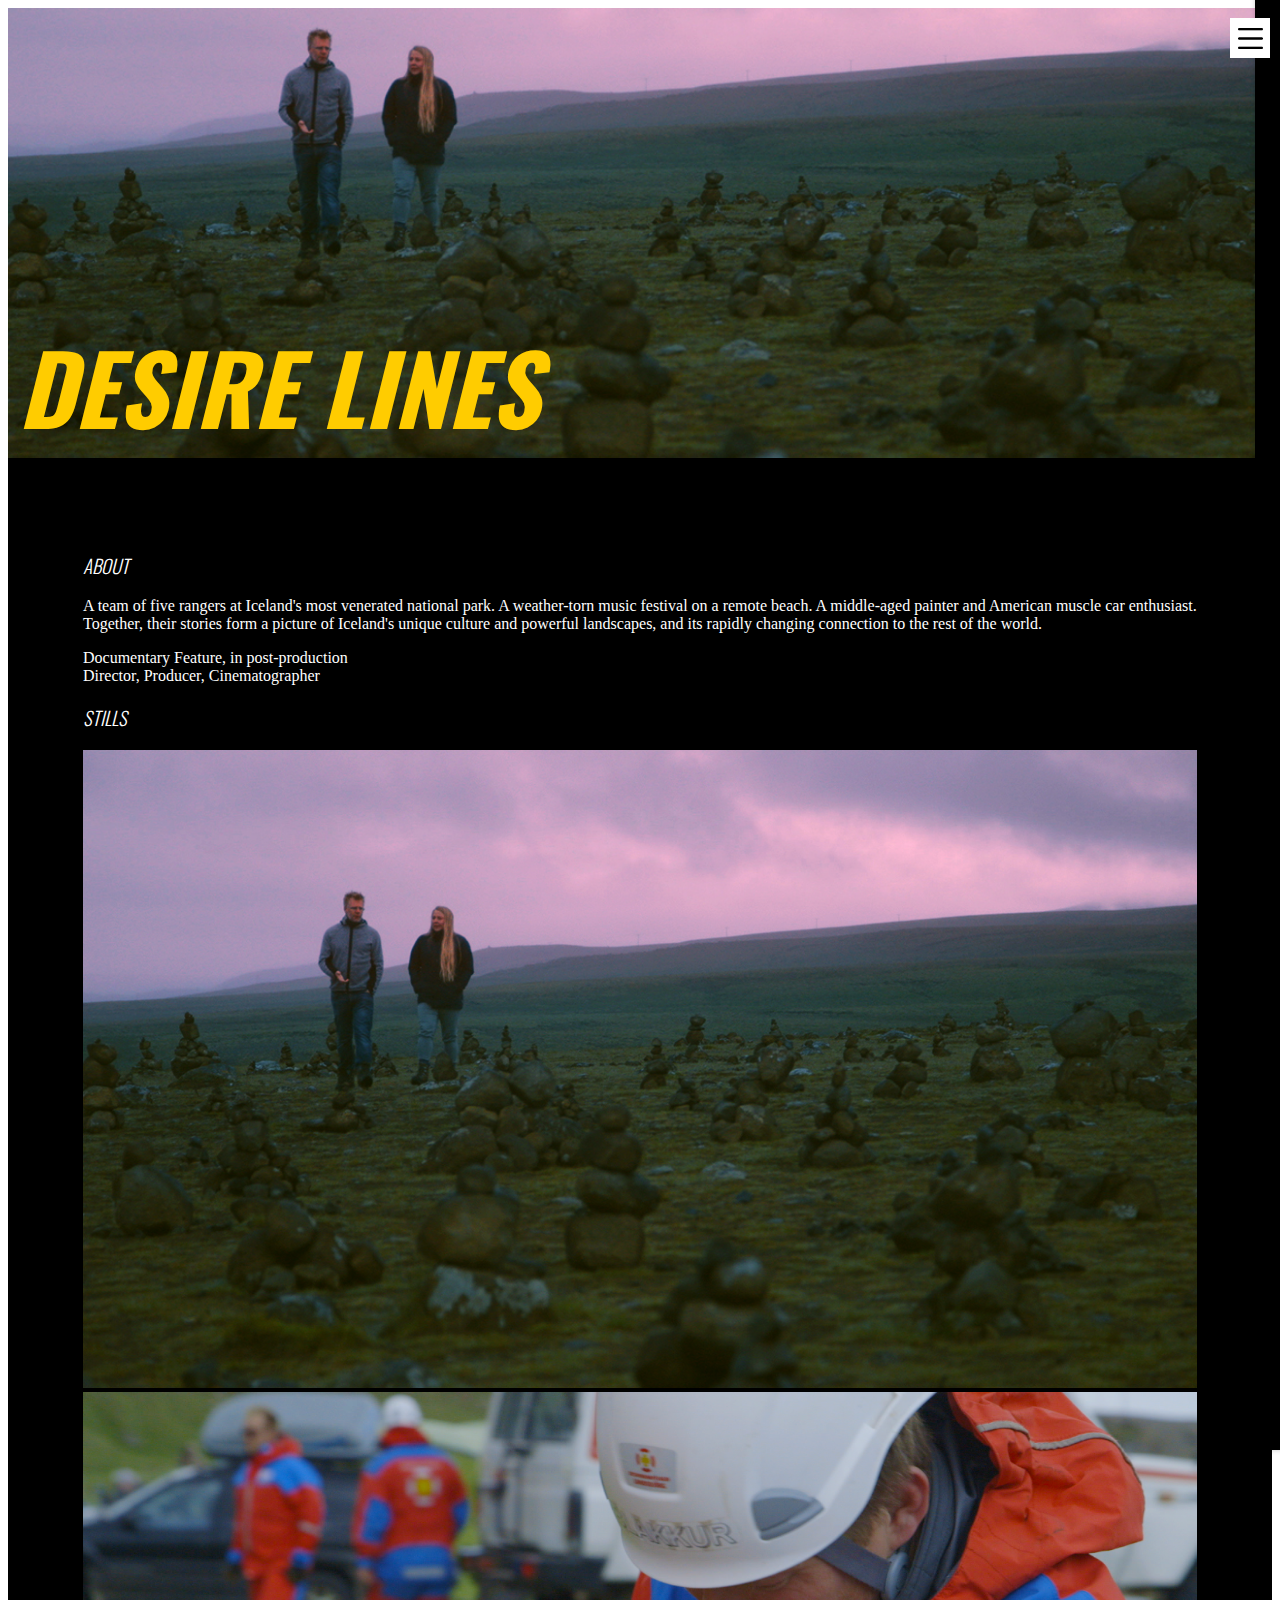
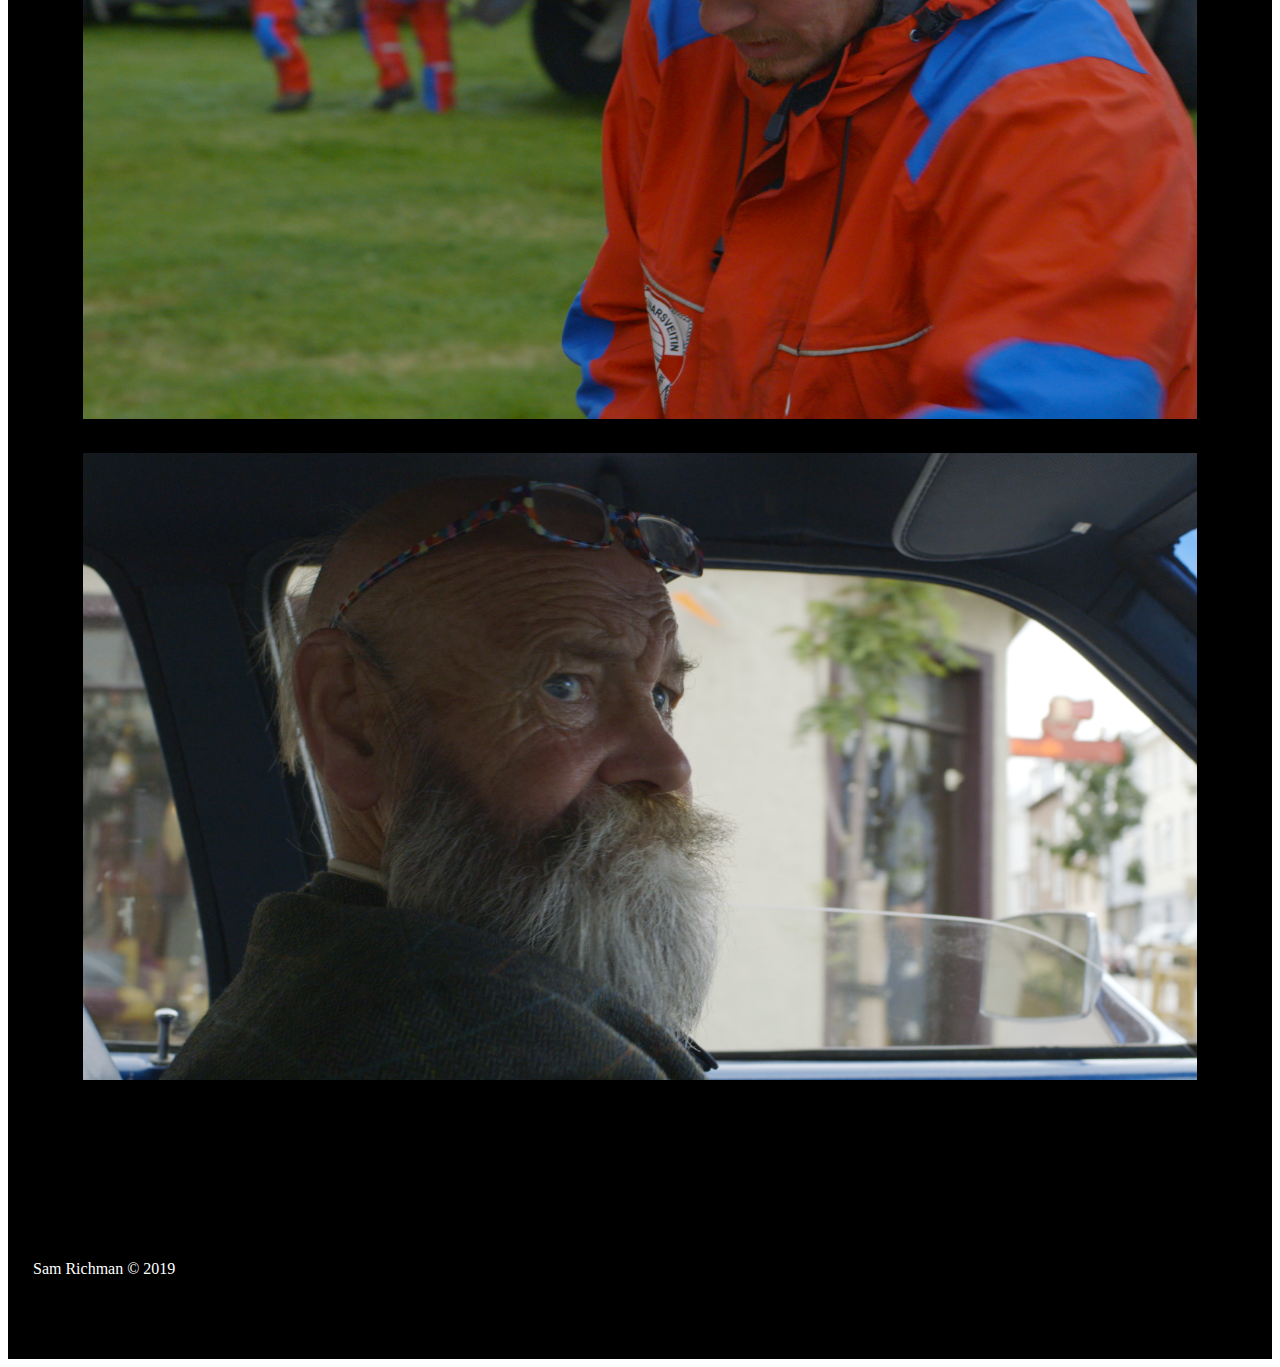
<file: desire-lines.html>
<!DOCTYPE html>
<html lang="en">
  <head>
    <!-- Global site tag (gtag.js) -->
    <script async src="https://www.googletagmanager.com/gtag/js?id=UA-79714388-1"></script>
    <script>
      window.dataLayer = window.dataLayer || [];
      function gtag(){dataLayer.push(arguments);}
      gtag('js', new Date());

      gtag('config', 'UA-79714388-1');
    </script>

    <meta charset="utf-8">
    <meta http-equiv="X-UA-Compatible" content="IE=edge">
    <meta name="viewport" content="width=device-width, initial-scale=1"><!--allows for mobile viewing/zooming. for no zooming, use <meta name="viewport" content="width=device-width, initial-scale=1, maximum-scale=1, user-scalable=no"> -->

    <!-- The above 3 meta tags *must* come first in the head; any other head content must come *after* these tags -->
    <title>Desire Lines Documentary - Sam Richman</title>
    <meta name="description" content="Filmmaker and writer based in Los Angeles.">
    <meta name="author" content="Sam Richman">
    <meta property="og:locale" content="en_US" />
    <meta property="og:type" content="website" />
    <link rel="icon" type="image/x-icon" href="favicon.ico" />
    <link rel="shortcut icon" type="image/x-icon" href="favicon.ico" />
        <!-- Bootstrap -->
    <link rel="stylesheet" href="https://stackpath.bootstrapcdn.com/bootstrap/4.1.3/css/bootstrap.min.css" integrity="sha384-MCw98/SFnGE8fJT3GXwEOngsV7Zt27NXFoaoApmYm81iuXoPkFOJwJ8ERdknLPMO" crossorigin="anonymous">
    <link rel="stylesheet" href="https://use.fontawesome.com/releases/v5.5.0/css/all.css" integrity="sha384-B4dIYHKNBt8Bc12p+WXckhzcICo0wtJAoU8YZTY5qE0Id1GSseTk6S+L3BlXeVIU" crossorigin="anonymous">
    <link href="https://fonts.googleapis.com/css?family=Oswald:300,500" rel="stylesheet">
    <link href="css/ssr.css" rel="stylesheet">

  </head>
  <body>
    <div class="menu-btn" style="">
      <a href="#"><div></div><p hidden>MENU</p></a>
    </div>
    <nav>
      <ul>
        <li><a href="./#about">About</a></li>
        <li><a href="./#projects">Directing</a></li>
        <li><a href="./#work">Freelance</a></li>
        <li><a href="./#contact">Contact</a></li>
      </ul>
    </nav>

    <div class="reel-divider" id='projects' >
      <div class="reel">
        <h1 class="one-line">Desire Lines</h1>
        <!--<video autoplay muted loop>
          <source src="vid/dp-reel.mp4" type="video/mp4">
          Your browser does not support the video tag.
        </video>-->
        <img src="img/th/ice-1.png">
      </div>
    </div>
    <div class='full page'>
      <div class='container'>
                <div class="row">
          <div class="col-sm-12 col-md-8">
            <h3>About</h3>
            <p class="lead">A team of five rangers at Iceland's most venerated national park. A weather-torn music festival on a remote beach. A middle-aged painter and American muscle car enthusiast. Together, their stories form a picture of Iceland's unique culture and powerful landscapes, and its rapidly changing connection to the rest of the world.</p>
            <p>Documentary Feature, in post-production<br>Director, Producer, Cinematographer</p>
            <h3>Stills</h3>
          </div>
        </div>
    <div class="all doc">
        <div class="row">
          <div class="col-sm-12 col-md-8 main-work">
            <div class="work-pic main"><img src="img/th/ice-1.png"></div>
          </div>
          <div class="col">
            <div class="row">
              <div class="col-12 work-right-top">
                <div class="work-pic second"><img src="img/th/ice-2.png"></div>
              </div>
              <div class="col-12 work-right-bottom">
                <div class="work-pic third"><img src="img/th/ice-3.png"></div>
              </div>
            </div>
          </div>
        </div>
        <hr>
</div>
</div>
</div>
    <footer class="footer">
      <div class="container text-center">
        <p class="text-center">Sam Richman © 2019</p>
      </div>
      <div class="up-btn" style="display:none">
        <a href="#home"><div></div><p hidden>Back to Top</p></a>
      </div>
    </footer>

    <script src="https://ajax.googleapis.com/ajax/libs/jquery/3.3.1/jquery.min.js"></script>
    <script src="https://cdnjs.cloudflare.com/ajax/libs/popper.js/1.14.3/umd/popper.min.js" integrity="sha384-ZMP7rVo3mIykV+2+9J3UJ46jBk0WLaUAdn689aCwoqbBJiSnjAK/l8WvCWPIPm49" crossorigin="anonymous"></script>
    <script src="https://stackpath.bootstrapcdn.com/bootstrap/4.1.3/js/bootstrap.min.js" integrity="sha384-ChfqqxuZUCnJSK3+MXmPNIyE6ZbWh2IMqE241rYiqJxyMiZ6OW/JmZQ5stwEULTy" crossorigin="anonymous"></script>
    <!--<script src="anim/data.js"></script>
    <script src="anim/lottie.js"></script>
    <script src="anim/bodymovin.js"></script>-->
    <script src="js/ssr.js"></script>


  </body>
  </html>
</file>
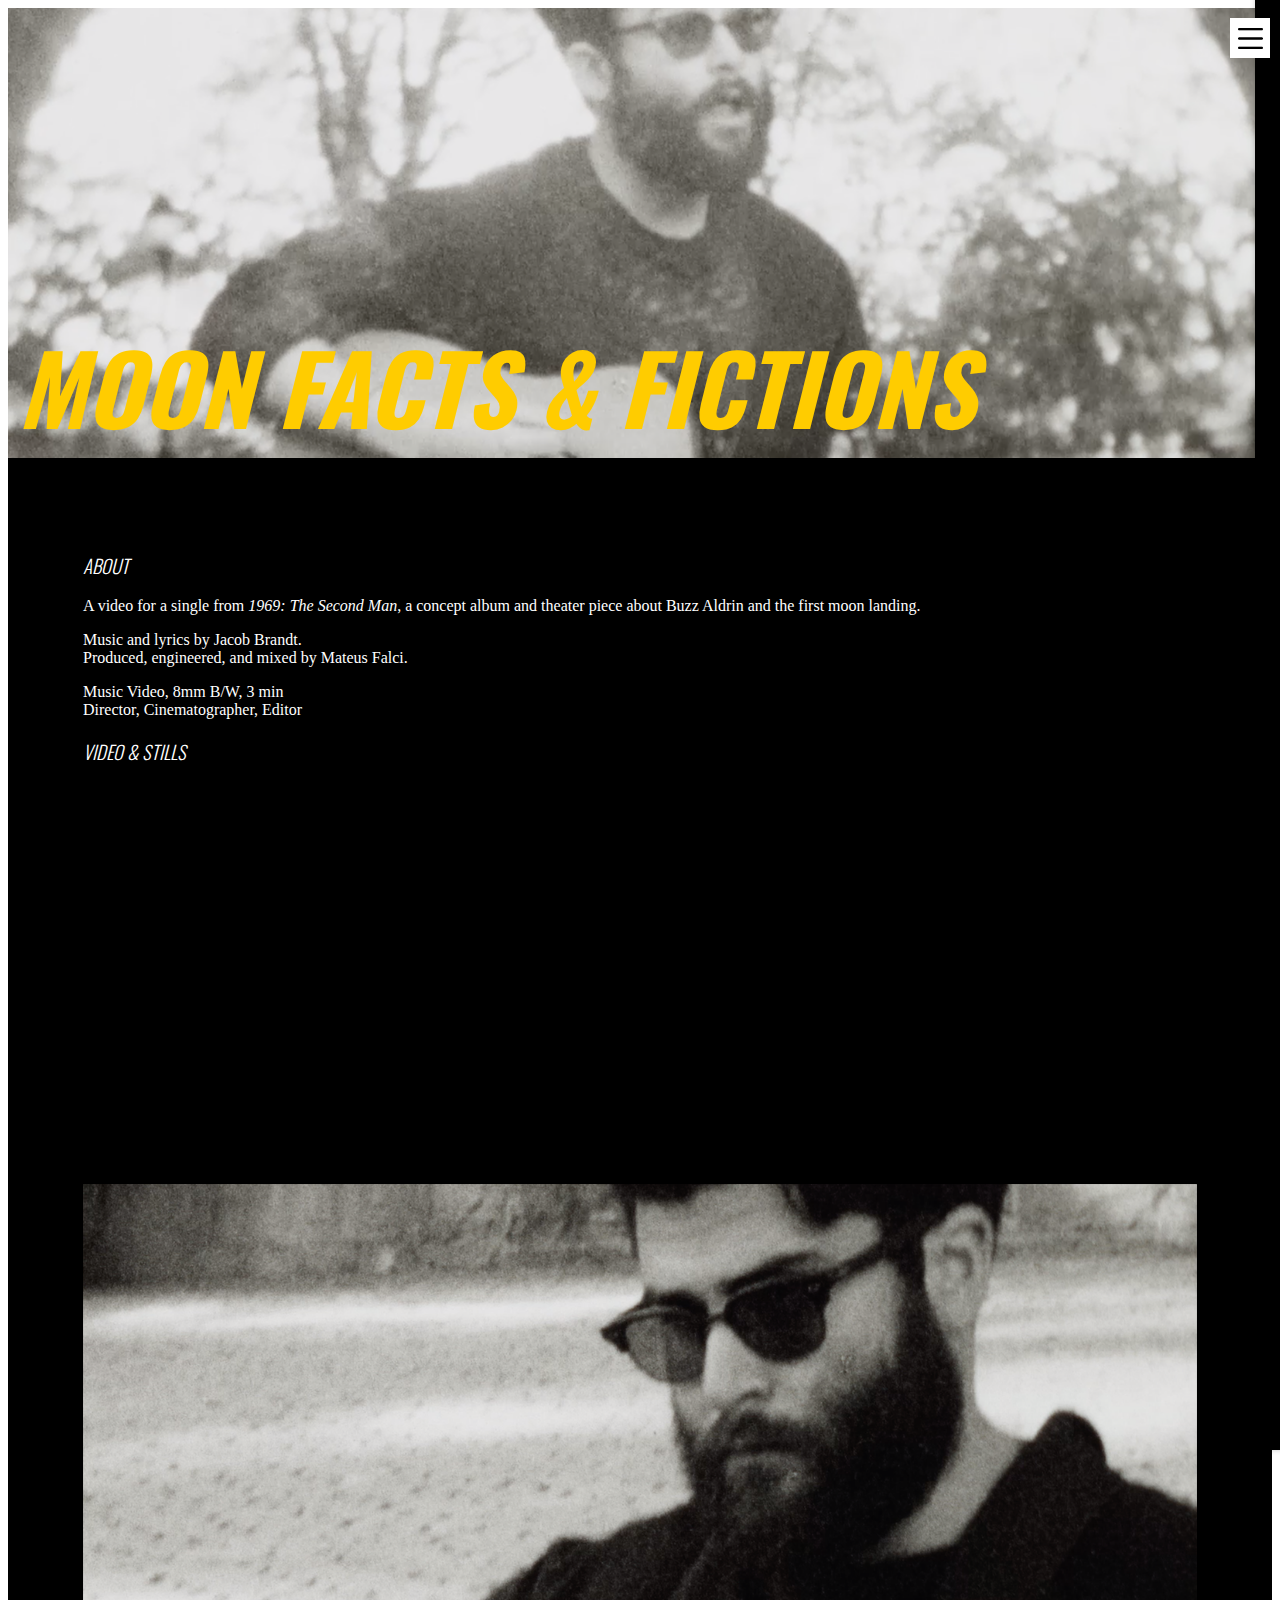
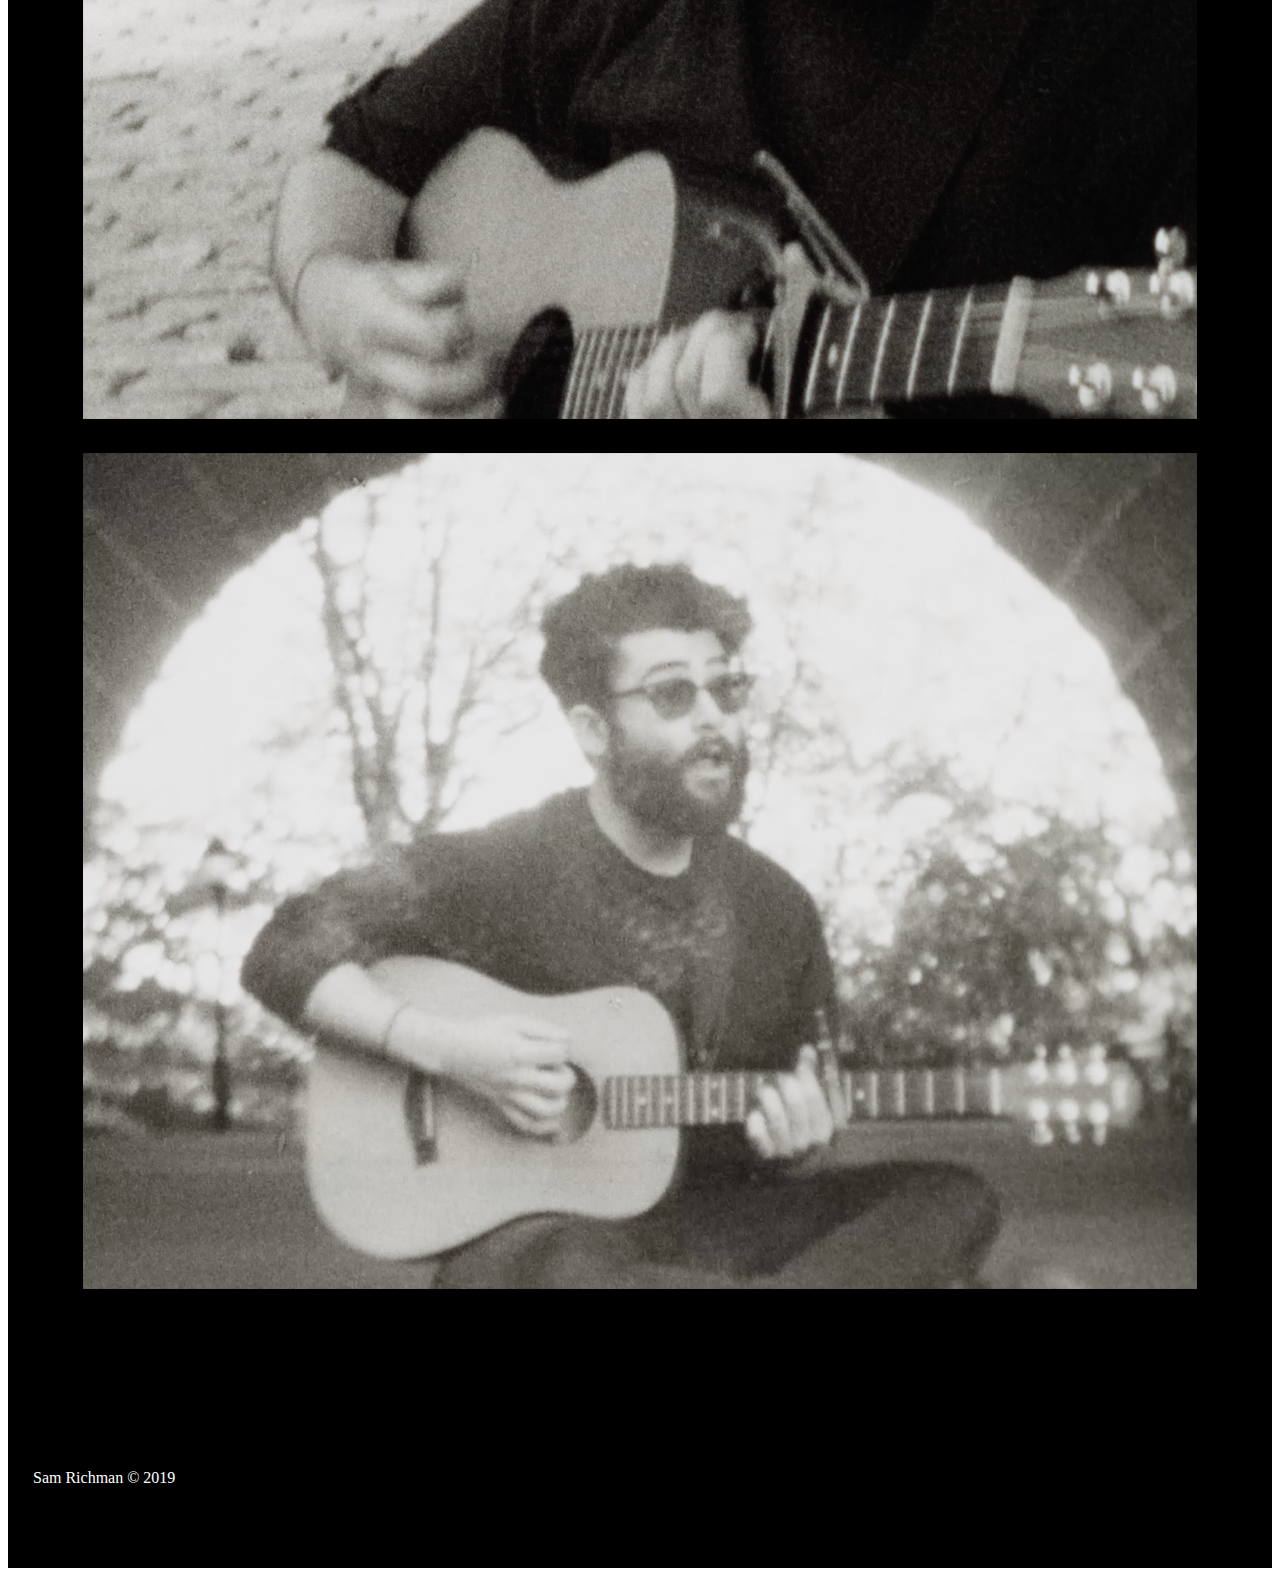
<file: moon-facts-and-fictions.html>
<!DOCTYPE html>
<html lang="en">
  <head>
    <!-- Global site tag (gtag.js) -->
    <script async src="https://www.googletagmanager.com/gtag/js?id=UA-79714388-1"></script>
    <script>
      window.dataLayer = window.dataLayer || [];
      function gtag(){dataLayer.push(arguments);}
      gtag('js', new Date());

      gtag('config', 'UA-79714388-1');
    </script>

    <meta charset="utf-8">
    <meta http-equiv="X-UA-Compatible" content="IE=edge">
    <meta name="viewport" content="width=device-width, initial-scale=1"><!--allows for mobile viewing/zooming. for no zooming, use <meta name="viewport" content="width=device-width, initial-scale=1, maximum-scale=1, user-scalable=no"> -->

    <!-- The above 3 meta tags *must* come first in the head; any other head content must come *after* these tags -->
    <title>Moon Facts &amp; Fictions Music Video - Sam Richman</title>
    <meta name="description" content="Filmmaker and writer based in Los Angeles.">
    <meta name="author" content="Sam Richman">
    <meta property="og:locale" content="en_US" />
    <meta property="og:type" content="website" />
    <link rel="icon" type="image/x-icon" href="favicon.ico" />
    <link rel="shortcut icon" type="image/x-icon" href="favicon.ico" />
        <!-- Bootstrap -->
    <link rel="stylesheet" href="https://stackpath.bootstrapcdn.com/bootstrap/4.1.3/css/bootstrap.min.css" integrity="sha384-MCw98/SFnGE8fJT3GXwEOngsV7Zt27NXFoaoApmYm81iuXoPkFOJwJ8ERdknLPMO" crossorigin="anonymous">
    <link rel="stylesheet" href="https://use.fontawesome.com/releases/v5.5.0/css/all.css" integrity="sha384-B4dIYHKNBt8Bc12p+WXckhzcICo0wtJAoU8YZTY5qE0Id1GSseTk6S+L3BlXeVIU" crossorigin="anonymous">
    <link href="https://fonts.googleapis.com/css?family=Oswald:300,500" rel="stylesheet">
    <link href="css/ssr.css" rel="stylesheet">

  </head>
  <body>
    <div class="menu-btn" style="">
      <a href="#"><div></div><p hidden>MENU</p></a>
    </div>
    <nav>
      <ul>
        <li><a href="./#about">About</a></li>
        <li><a href="./#projects">Directing</a></li>
        <li><a href="./#work">Freelance</a></li>
        <li><a href="./#contact">Contact</a></li>
      </ul>
    </nav>

    <div class="reel-divider" id='projects' >
      <div class="reel">
        <h1>Moon Facts &amp; Fictions</h1>
        <!--<video autoplay muted loop>
          <source src="vid/dp-reel.mp4" type="video/mp4">
          Your browser does not support the video tag.
        </video>-->
        <img src="img/th/mff-2.png">
      </div>
    </div>
    <div class='full page'>
      <div class='container'>
        <div class="row">
          <div class="col-sm-12 col-md-8">
            <h3>About</h3>
            <p class="lead">A video for a single from <i>1969: The Second Man</i>, a concept album and theater piece about Buzz Aldrin and the first moon landing.</p>
            <p>Music and lyrics by Jacob Brandt.<br>Produced, engineered, and mixed by Mateus Falci.</p>
            <p>Music Video, 8mm B/W, 3 min<br>Director, Cinematographer, Editor</p>
            <h3>Video &amp; Stills</h3>
          </div>
        </div>
    <div class="all music">
        <div class="row">
          <div class="col-sm-12 col-md-8 main-work">
            <div class="work-pic main"><iframe src="https://player.vimeo.com/video/288792724?title=0&byline=0&portrait=0&color=ffcc00" frameborder="0" allow="autoplay; fullscreen" allowfullscreen></iframe>
</div>
          </div>
          <div class="col">
            <div class="row">
              <div class="col-12 work-right-top">
                <div class="work-pic second"><img src="img/th/mff-1.png"></div>
              </div>
              <div class="col-12 work-right-bottom">
                <div class="work-pic third"><img src="img/th/mff-2.png"></div>
              </div>
            </div>
          </div>
        </div>

        <hr>
</div>
</div>
</div>
    <footer class="footer">
      <div class="container text-center">
        <p class="text-center">Sam Richman © 2019</p>
      </div>
      <div class="up-btn" style="display:none">
        <a href="#home"><div></div><p hidden>Back to Top</p></a>
      </div>
    </footer>

    <script src="https://ajax.googleapis.com/ajax/libs/jquery/3.3.1/jquery.min.js"></script>
    <script src="https://cdnjs.cloudflare.com/ajax/libs/popper.js/1.14.3/umd/popper.min.js" integrity="sha384-ZMP7rVo3mIykV+2+9J3UJ46jBk0WLaUAdn689aCwoqbBJiSnjAK/l8WvCWPIPm49" crossorigin="anonymous"></script>
    <script src="https://stackpath.bootstrapcdn.com/bootstrap/4.1.3/js/bootstrap.min.js" integrity="sha384-ChfqqxuZUCnJSK3+MXmPNIyE6ZbWh2IMqE241rYiqJxyMiZ6OW/JmZQ5stwEULTy" crossorigin="anonymous"></script>
    <!--<script src="anim/data.js"></script>
    <script src="anim/lottie.js"></script>
    <script src="anim/bodymovin.js"></script>-->
    <script src="js/ssr.js"></script>


  </body>
  </html>
</file>
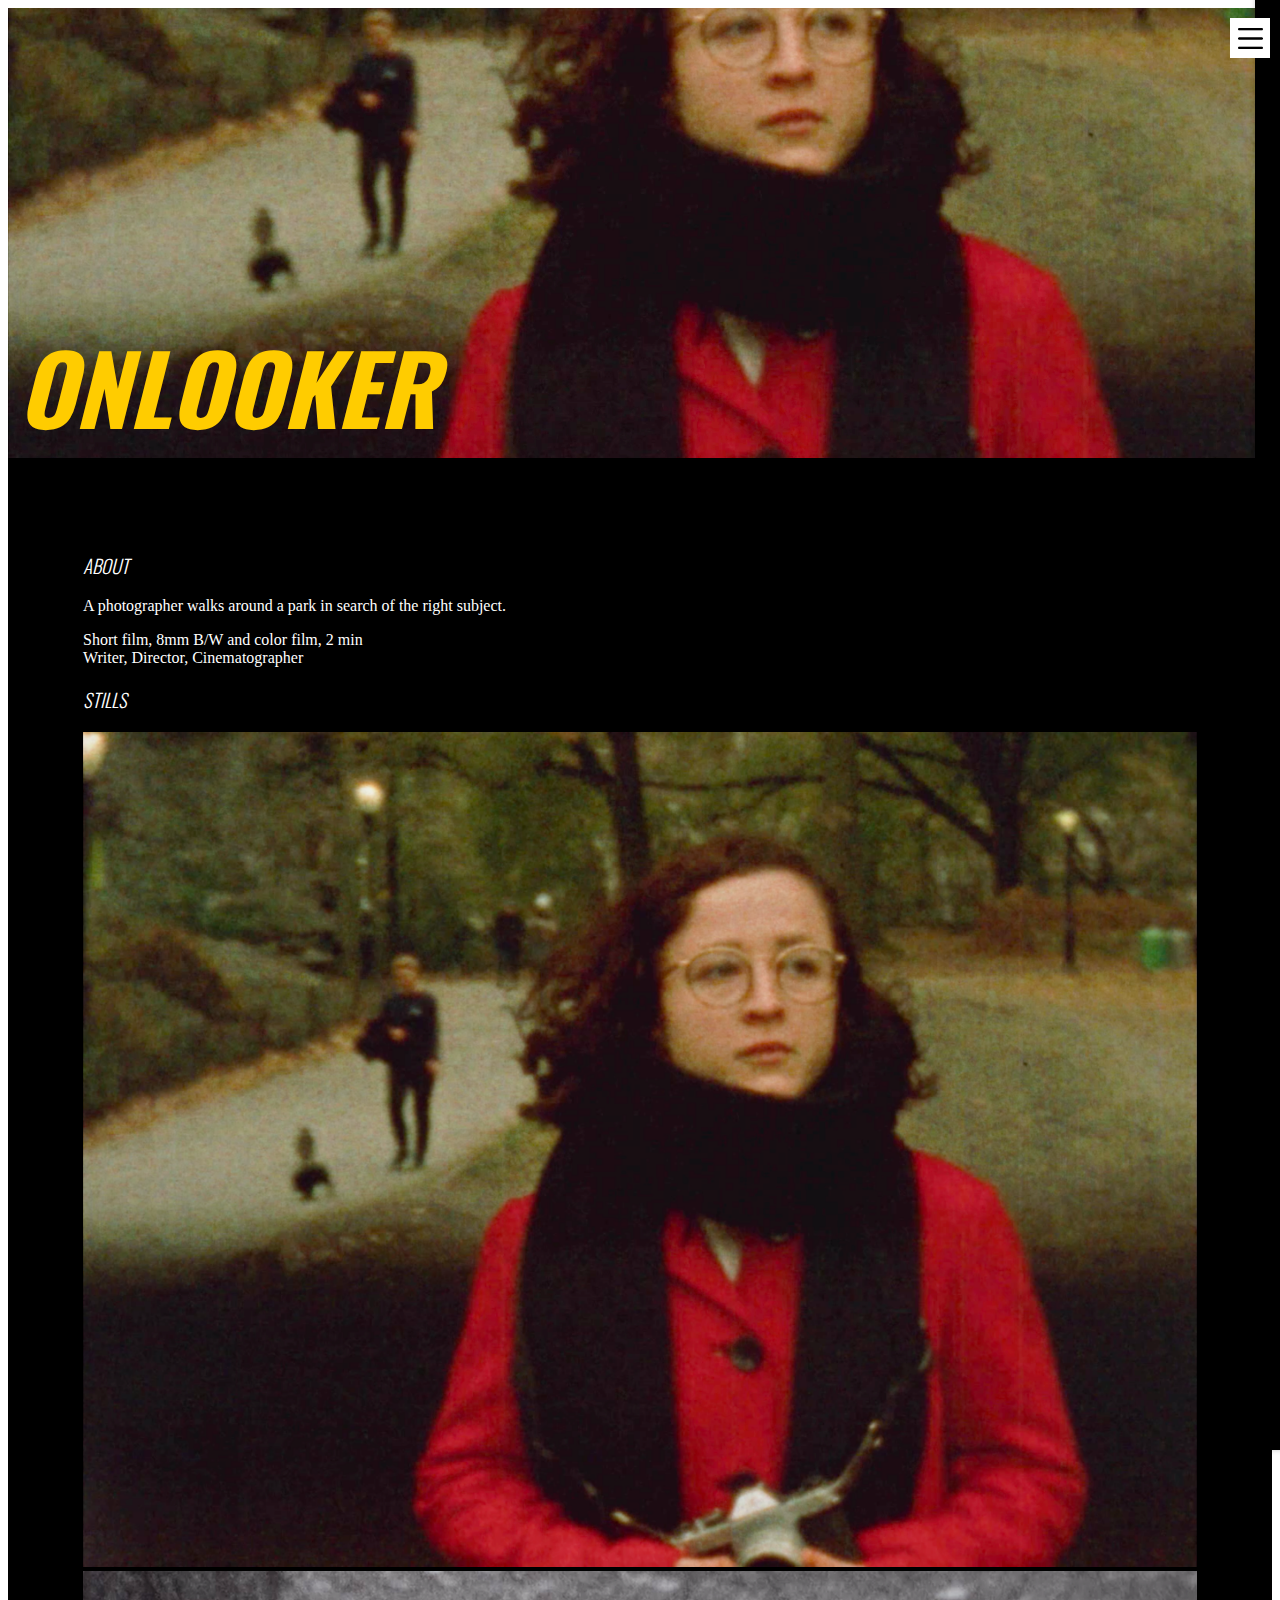
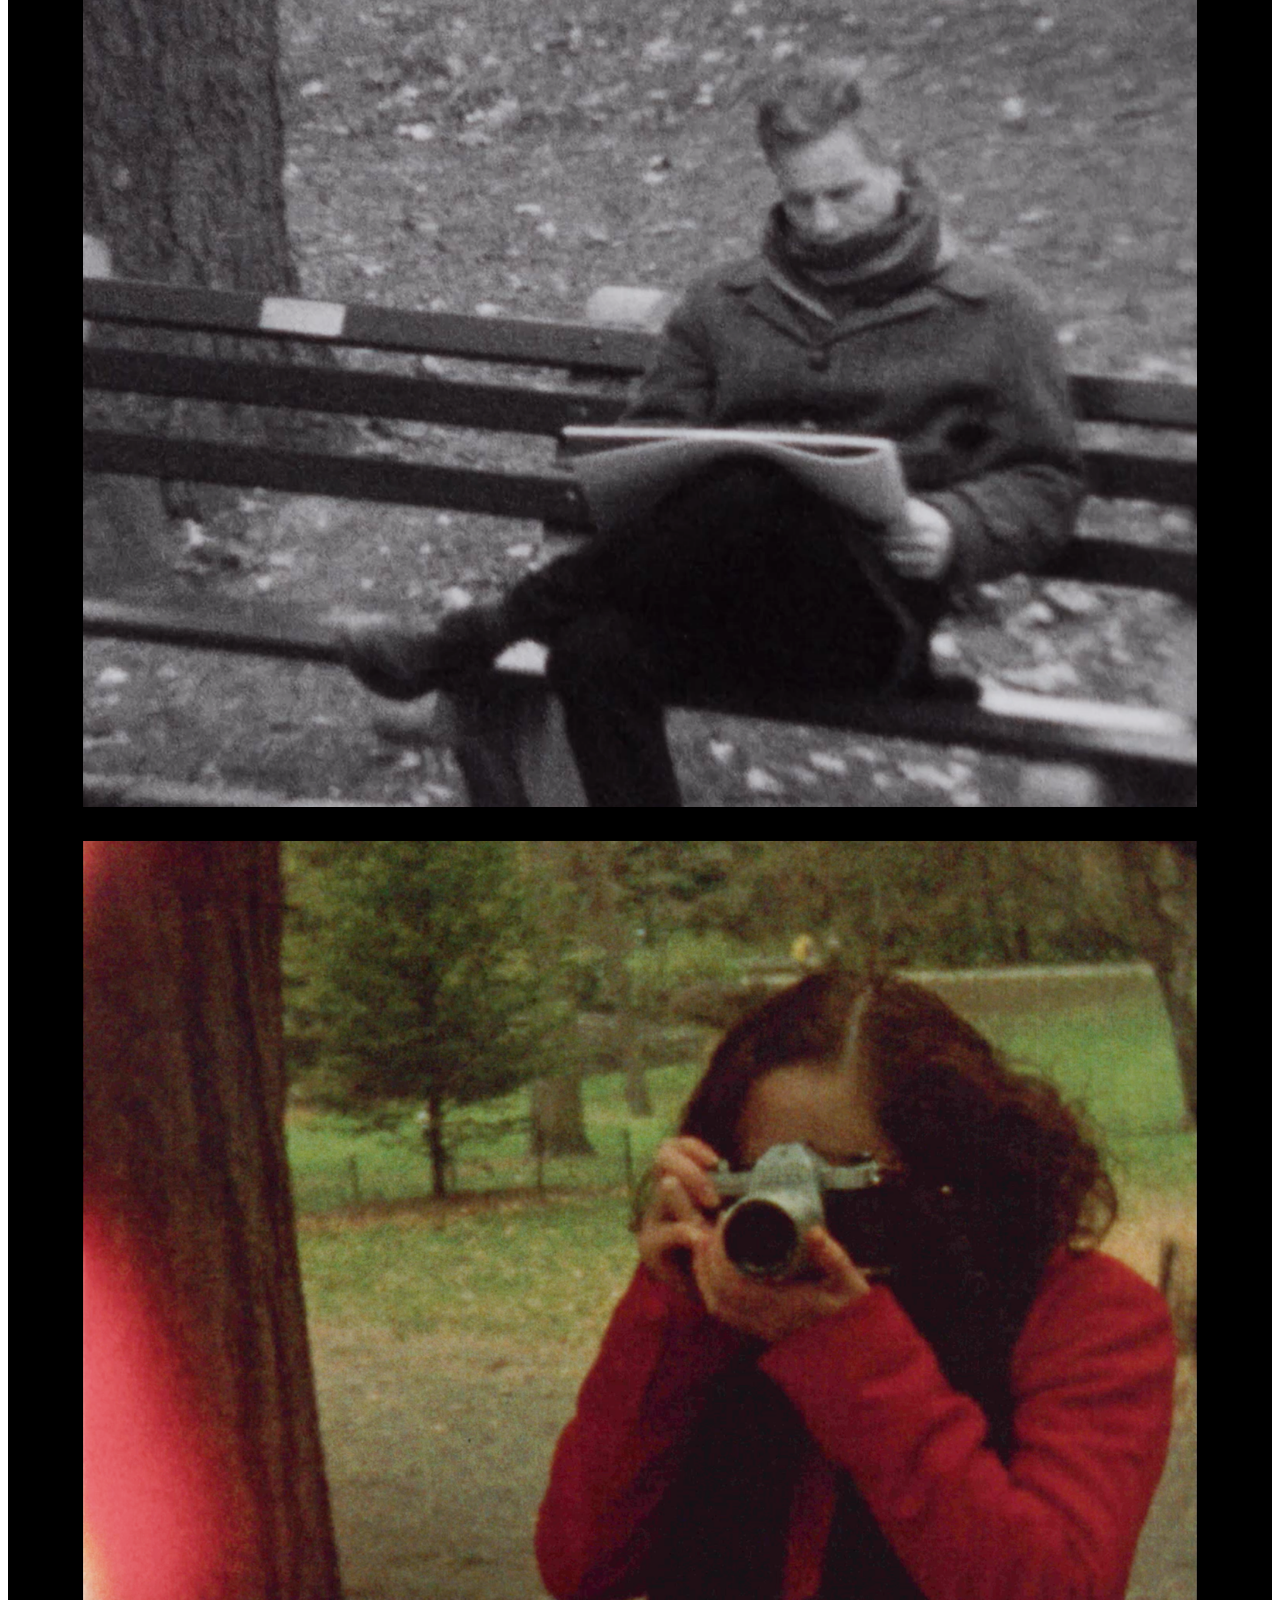
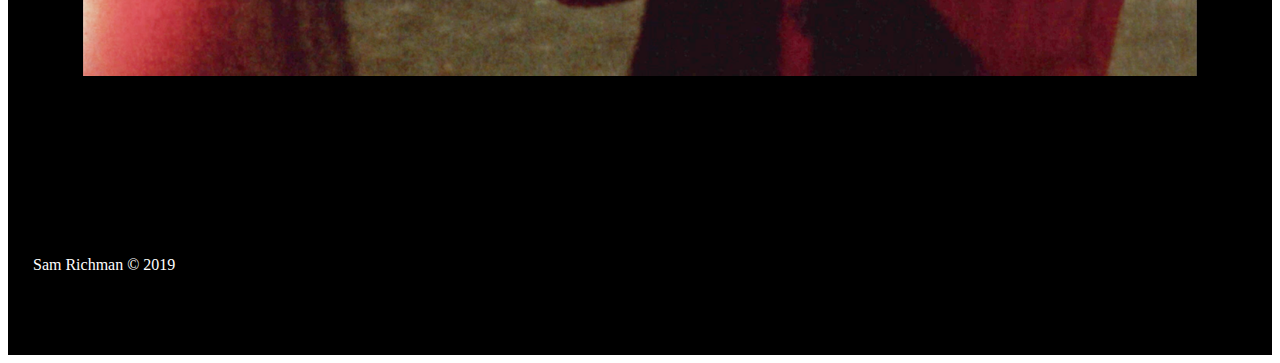
<file: onlooker.html>
<!DOCTYPE html>
<html lang="en">
  <head>
    <!-- Global site tag (gtag.js) -->
    <script async src="https://www.googletagmanager.com/gtag/js?id=UA-79714388-1"></script>
    <script>
      window.dataLayer = window.dataLayer || [];
      function gtag(){dataLayer.push(arguments);}
      gtag('js', new Date());

      gtag('config', 'UA-79714388-1');
    </script>

    <meta charset="utf-8">
    <meta http-equiv="X-UA-Compatible" content="IE=edge">
    <meta name="viewport" content="width=device-width, initial-scale=1"><!--allows for mobile viewing/zooming. for no zooming, use <meta name="viewport" content="width=device-width, initial-scale=1, maximum-scale=1, user-scalable=no"> -->

    <!-- The above 3 meta tags *must* come first in the head; any other head content must come *after* these tags -->
    <title>Onlooker Short Film - Sam Richman</title>
    <meta name="description" content="Filmmaker and writer based in Los Angeles.">
    <meta name="author" content="Sam Richman">
    <meta property="og:locale" content="en_US" />
    <meta property="og:type" content="website" />
    <link rel="icon" type="image/x-icon" href="favicon.ico" />
    <link rel="shortcut icon" type="image/x-icon" href="favicon.ico" />
        <!-- Bootstrap -->
    <link rel="stylesheet" href="https://stackpath.bootstrapcdn.com/bootstrap/4.1.3/css/bootstrap.min.css" integrity="sha384-MCw98/SFnGE8fJT3GXwEOngsV7Zt27NXFoaoApmYm81iuXoPkFOJwJ8ERdknLPMO" crossorigin="anonymous">
    <link rel="stylesheet" href="https://use.fontawesome.com/releases/v5.5.0/css/all.css" integrity="sha384-B4dIYHKNBt8Bc12p+WXckhzcICo0wtJAoU8YZTY5qE0Id1GSseTk6S+L3BlXeVIU" crossorigin="anonymous">
    <link href="https://fonts.googleapis.com/css?family=Oswald:300,500" rel="stylesheet">
    <link href="css/ssr.css" rel="stylesheet">

  </head>
  <body>
    <div class="menu-btn" style="">
      <a href="#"><div></div><p hidden>MENU</p></a>
    </div>
    <nav>
      <ul>
        <li><a href="./#about">About</a></li>
        <li><a href="./#projects">Directing</a></li>
        <li><a href="./#work">Freelance</a></li>
        <li><a href="./#contact">Contact</a></li>
      </ul>
    </nav>

    <div class="reel-divider" id='projects' >
      <div class="reel">
        <h1 class="one-line">Onlooker</h1>
        <!--<video autoplay muted loop>
          <source src="vid/dp-reel.mp4" type="video/mp4">
          Your browser does not support the video tag.
        </video>-->
        <img src="img/th/park-4.png">
      </div>
    </div>
    <div class='full page'>
      <div class='container'>
        <div class="row">
          <div class="col-sm-12 col-md-8">
            <h3>About</h3>
            <p class="lead">A photographer walks around a park in search of the right subject.</p>
            <p>Short film, 8mm B/W and color film, 2 min<br>Writer, Director, Cinematographer</p>
            <h3>Stills</h3>
          </div>
        </div>
    <div class="all short">
        <div class="row">
          <div class="col-sm-12 col-md-8 main-work">
            <div class="work-pic main"><img src="img/th/park-4.png"></div>
          </div>
          <div class="col">
            <div class="row">
              <div class="col-12 work-right-top">
                <div class="work-pic second"><img src="img/th/park-2.png"></div>
              </div>
              <div class="col-12 work-right-bottom">
                <div class="work-pic third"><img src="img/th/park-3.png"></div>
              </div>
            </div>
          </div>
        </div>
        <hr>
</div>
</div>
</div>
    <footer class="footer">
      <div class="container text-center">
        <p class="text-center">Sam Richman © 2019</p>
      </div>
      <div class="up-btn" style="display:none">
        <a href="#home"><div></div><p hidden>Back to Top</p></a>
      </div>
    </footer>

    <script src="https://ajax.googleapis.com/ajax/libs/jquery/3.3.1/jquery.min.js"></script>
    <script src="https://cdnjs.cloudflare.com/ajax/libs/popper.js/1.14.3/umd/popper.min.js" integrity="sha384-ZMP7rVo3mIykV+2+9J3UJ46jBk0WLaUAdn689aCwoqbBJiSnjAK/l8WvCWPIPm49" crossorigin="anonymous"></script>
    <script src="https://stackpath.bootstrapcdn.com/bootstrap/4.1.3/js/bootstrap.min.js" integrity="sha384-ChfqqxuZUCnJSK3+MXmPNIyE6ZbWh2IMqE241rYiqJxyMiZ6OW/JmZQ5stwEULTy" crossorigin="anonymous"></script>
    <!--<script src="anim/data.js"></script>
    <script src="anim/lottie.js"></script>
    <script src="anim/bodymovin.js"></script>-->
    <script src="js/ssr.js"></script>


  </body>
  </html>
</file>
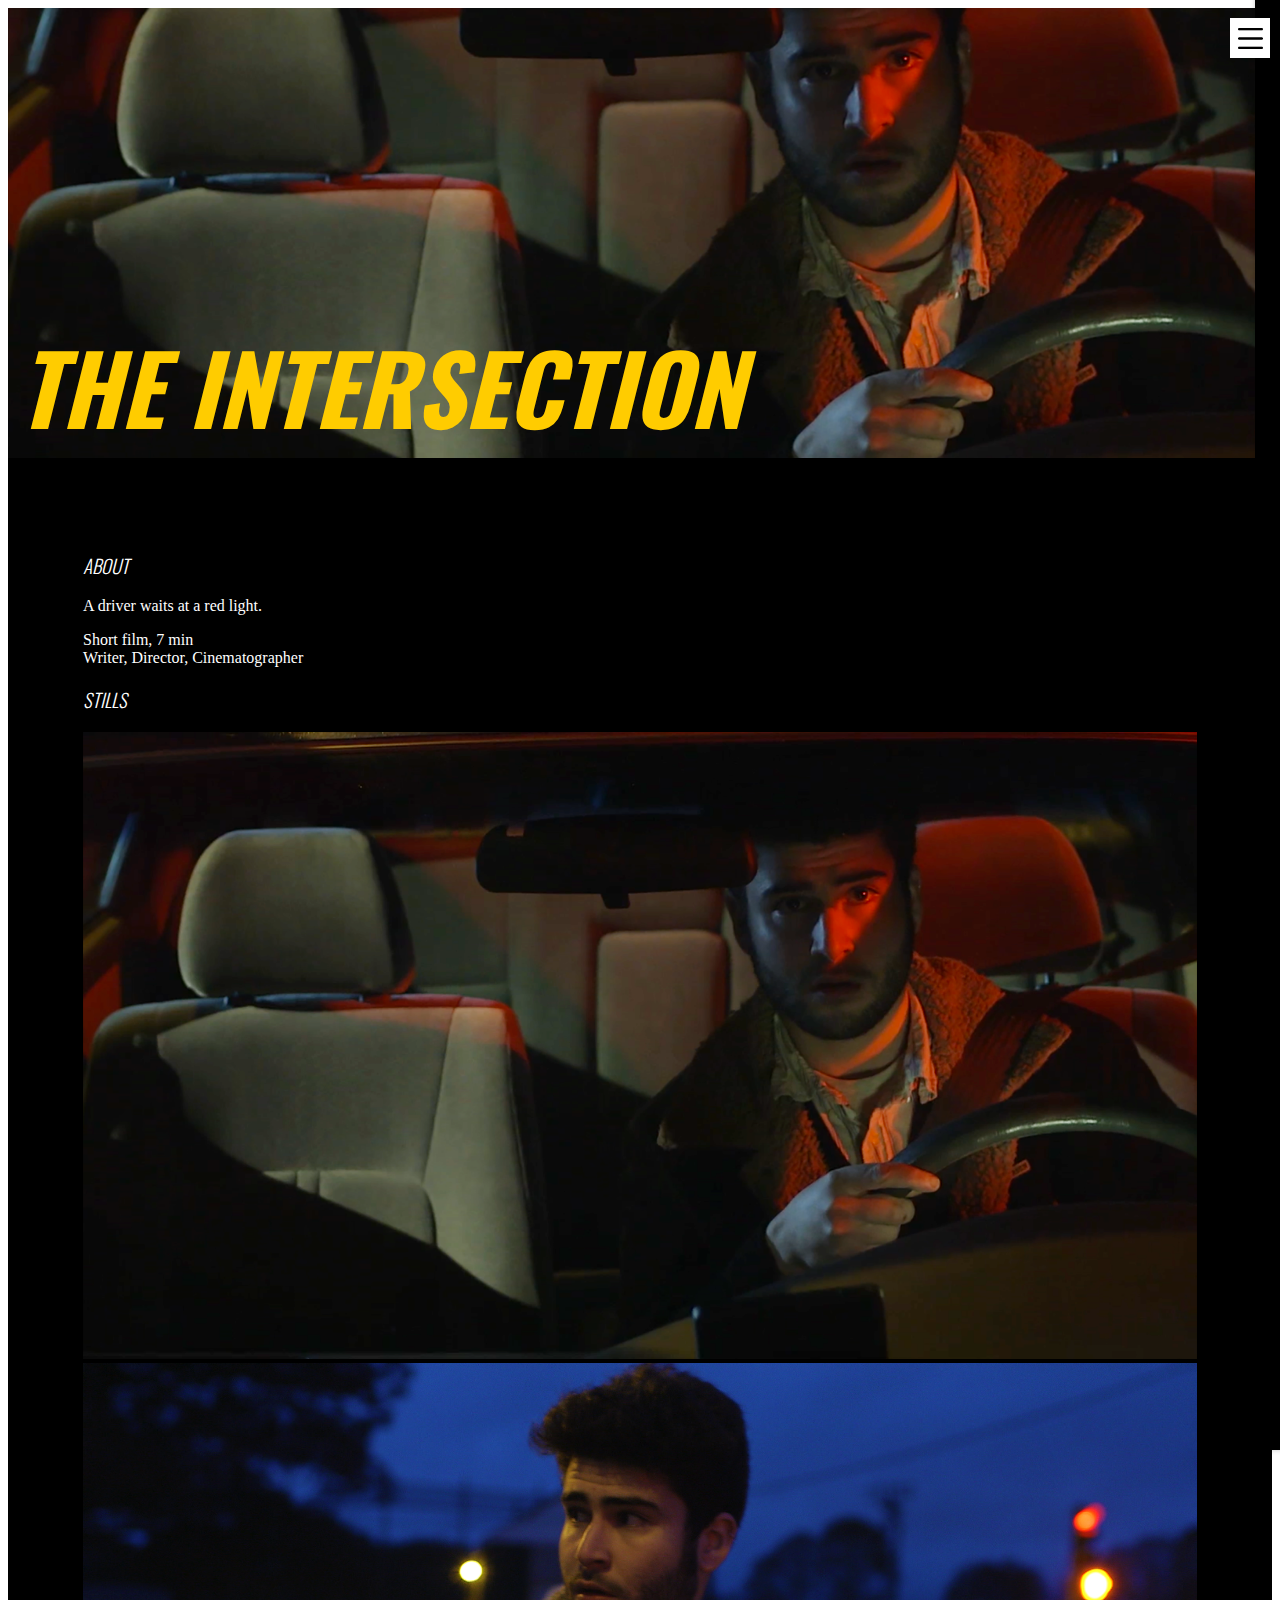
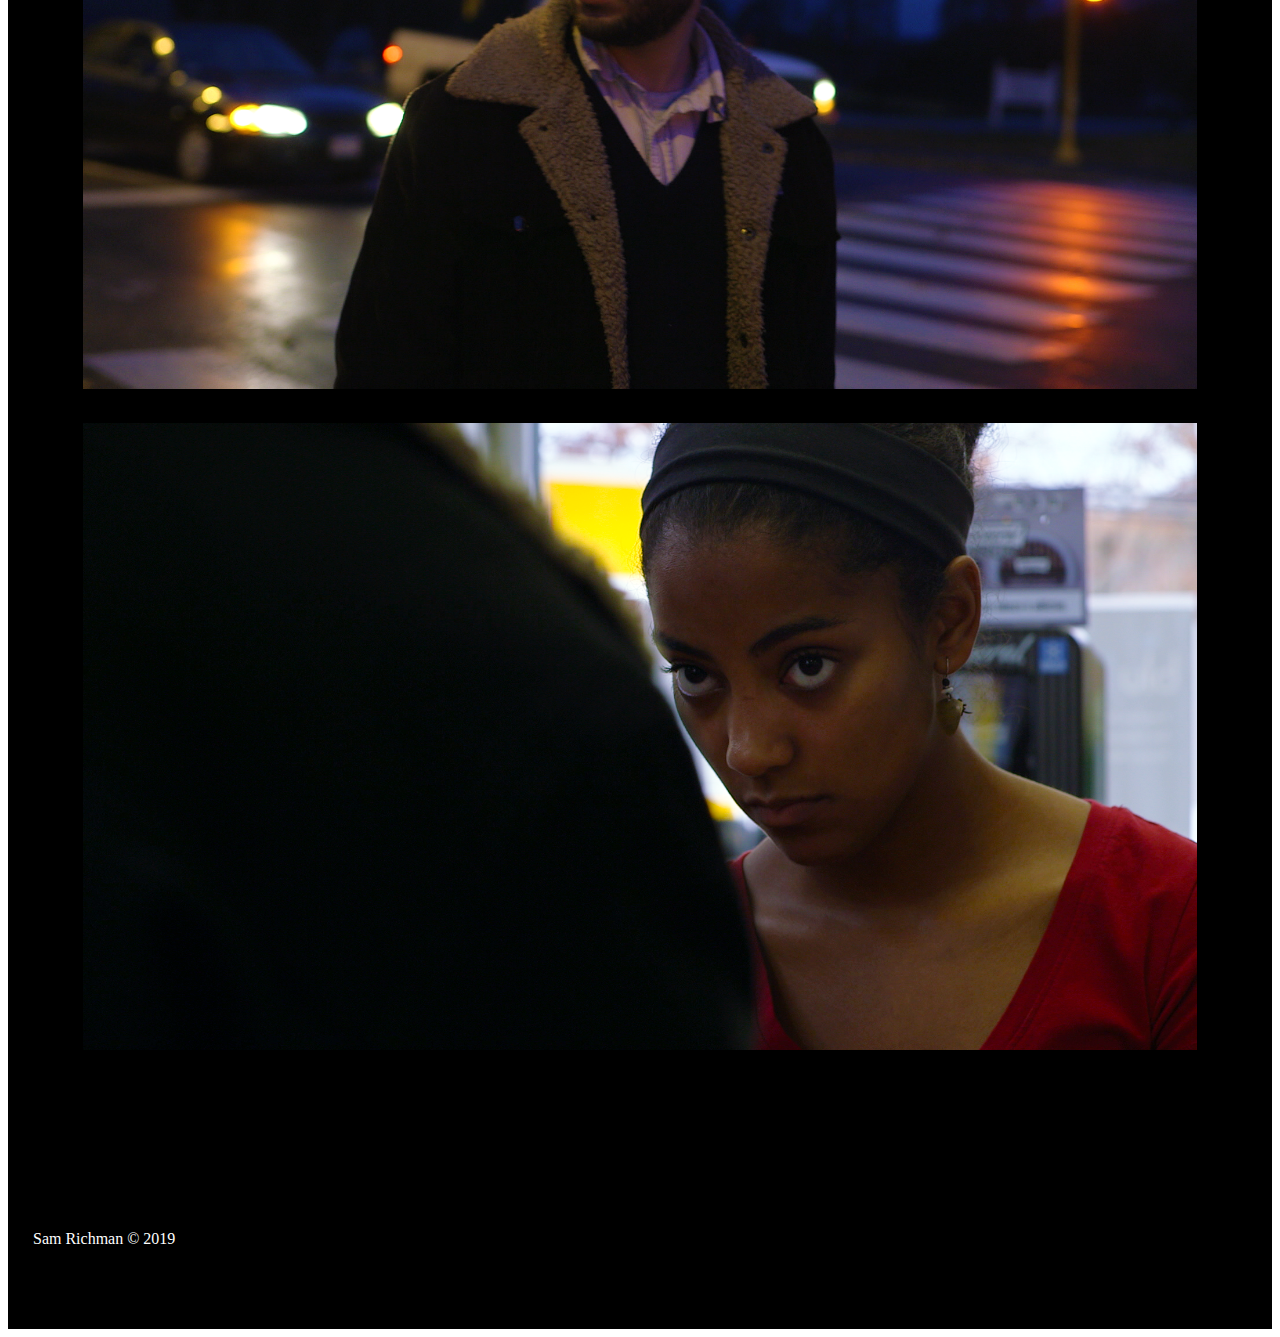
<file: the-intersection.html>
<!DOCTYPE html>
<html lang="en">
  <head>
    <!-- Global site tag (gtag.js) -->
    <script async src="https://www.googletagmanager.com/gtag/js?id=UA-79714388-1"></script>
    <script>
      window.dataLayer = window.dataLayer || [];
      function gtag(){dataLayer.push(arguments);}
      gtag('js', new Date());

      gtag('config', 'UA-79714388-1');
    </script>

    <meta charset="utf-8">
    <meta http-equiv="X-UA-Compatible" content="IE=edge">
    <meta name="viewport" content="width=device-width, initial-scale=1"><!--allows for mobile viewing/zooming. for no zooming, use <meta name="viewport" content="width=device-width, initial-scale=1, maximum-scale=1, user-scalable=no"> -->

    <!-- The above 3 meta tags *must* come first in the head; any other head content must come *after* these tags -->
    <title>The Intersection Short Film - Sam Richman</title>
    <meta name="description" content="Filmmaker and writer based in Los Angeles.">
    <meta name="author" content="Sam Richman">
    <meta property="og:locale" content="en_US" />
    <meta property="og:type" content="website" />
    <link rel="icon" type="image/x-icon" href="favicon.ico" />
    <link rel="shortcut icon" type="image/x-icon" href="favicon.ico" />
        <!-- Bootstrap -->
    <link rel="stylesheet" href="https://stackpath.bootstrapcdn.com/bootstrap/4.1.3/css/bootstrap.min.css" integrity="sha384-MCw98/SFnGE8fJT3GXwEOngsV7Zt27NXFoaoApmYm81iuXoPkFOJwJ8ERdknLPMO" crossorigin="anonymous">
    <link rel="stylesheet" href="https://use.fontawesome.com/releases/v5.5.0/css/all.css" integrity="sha384-B4dIYHKNBt8Bc12p+WXckhzcICo0wtJAoU8YZTY5qE0Id1GSseTk6S+L3BlXeVIU" crossorigin="anonymous">
    <link href="https://fonts.googleapis.com/css?family=Oswald:300,500" rel="stylesheet">
    <link href="css/ssr.css" rel="stylesheet">

  </head>
  <body>
    <div class="menu-btn" style="">
      <a href="#"><div></div><p hidden>MENU</p></a>
    </div>
    <nav>
      <ul>
        <li><a href="./#about">About</a></li>
        <li><a href="./#projects">Directing</a></li>
        <li><a href="./#work">Freelance</a></li>
        <li><a href="./#contact">Contact</a></li>
      </ul>
    </nav>

    <div class="reel-divider" id='projects' >
      <div class="reel">
        <h1 class="one-line">The Intersection</h1>
        <!--<video autoplay muted loop>
          <source src="vid/dp-reel.mp4" type="video/mp4">
          Your browser does not support the video tag.
        </video>-->
        <img src="img/th/int-3.png">
      </div>
    </div>
    <div class='full page'>
      <div class='container'>
        <div class="row">
          <div class="col-sm-12 col-md-8">
            <h3>About</h3>
            <p class="lead">A driver waits at a red light.</p>
            <p>Short film, 7 min<br>Writer, Director, Cinematographer</p>
            <h3>Stills</h3>
          </div>
        </div>
    <div class="all short">
        <div class="row">
          <div class="col-sm-12 col-md-8 main-work">
            <div class="work-pic main"><img src="img/th/int-3.png"></div>
          </div>
          <div class="col">
            <div class="row">
              <div class="col-12 work-right-top">
                <div class="work-pic second"><img src="img/th/int-1.png"></div>
              </div>
              <div class="col-12 work-right-bottom">
                <div class="work-pic third"><img src="img/th/int-4.png"></div>
              </div>
            </div>
          </div>
        </div>
        <hr>
</div>
</div>
</div>
    <footer class="footer">
      <div class="container text-center">
        <p class="text-center">Sam Richman © 2019</p>
      </div>
      <div class="up-btn" style="display:none">
        <a href="#home"><div></div><p hidden>Back to Top</p></a>
      </div>
    </footer>

    <script src="https://ajax.googleapis.com/ajax/libs/jquery/3.3.1/jquery.min.js"></script>
    <script src="https://cdnjs.cloudflare.com/ajax/libs/popper.js/1.14.3/umd/popper.min.js" integrity="sha384-ZMP7rVo3mIykV+2+9J3UJ46jBk0WLaUAdn689aCwoqbBJiSnjAK/l8WvCWPIPm49" crossorigin="anonymous"></script>
    <script src="https://stackpath.bootstrapcdn.com/bootstrap/4.1.3/js/bootstrap.min.js" integrity="sha384-ChfqqxuZUCnJSK3+MXmPNIyE6ZbWh2IMqE241rYiqJxyMiZ6OW/JmZQ5stwEULTy" crossorigin="anonymous"></script>
    <!--<script src="anim/data.js"></script>
    <script src="anim/lottie.js"></script>
    <script src="anim/bodymovin.js"></script>-->
    <script src="js/ssr.js"></script>


  </body>
  </html>
</file>
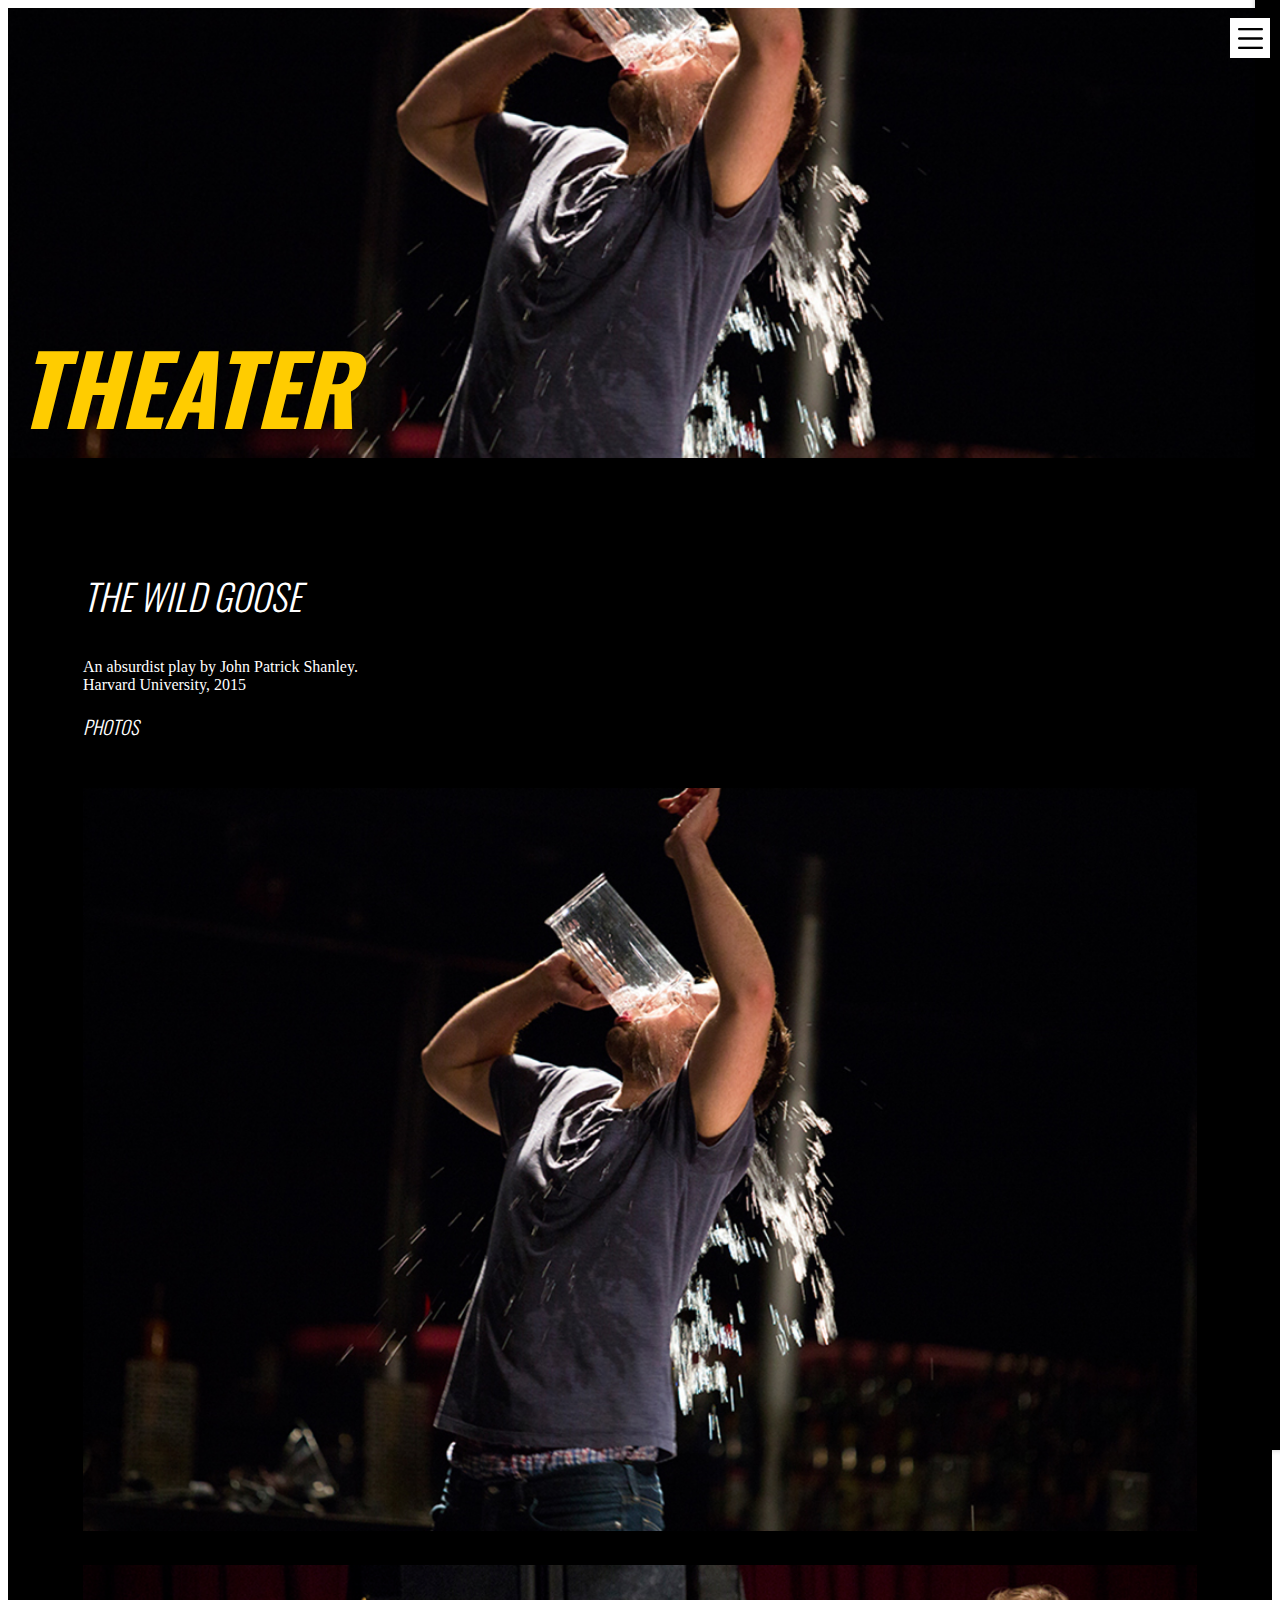
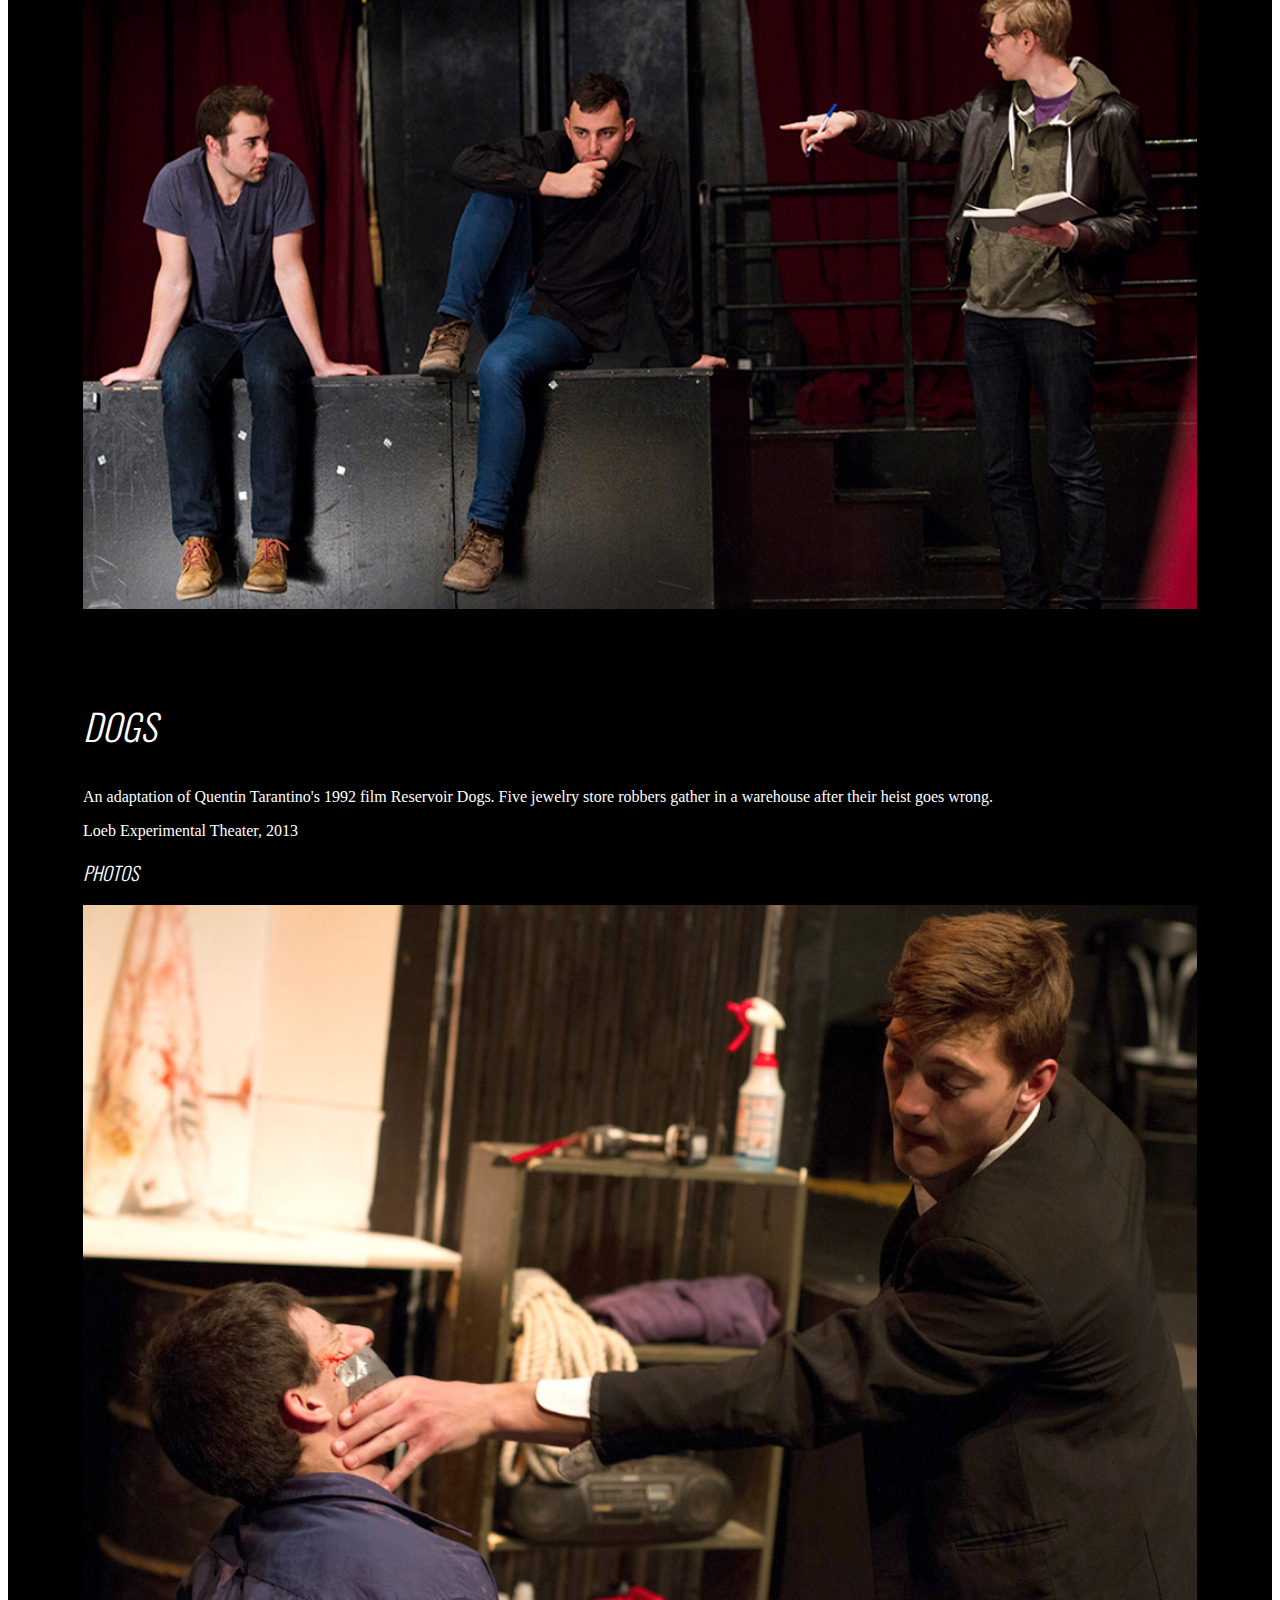
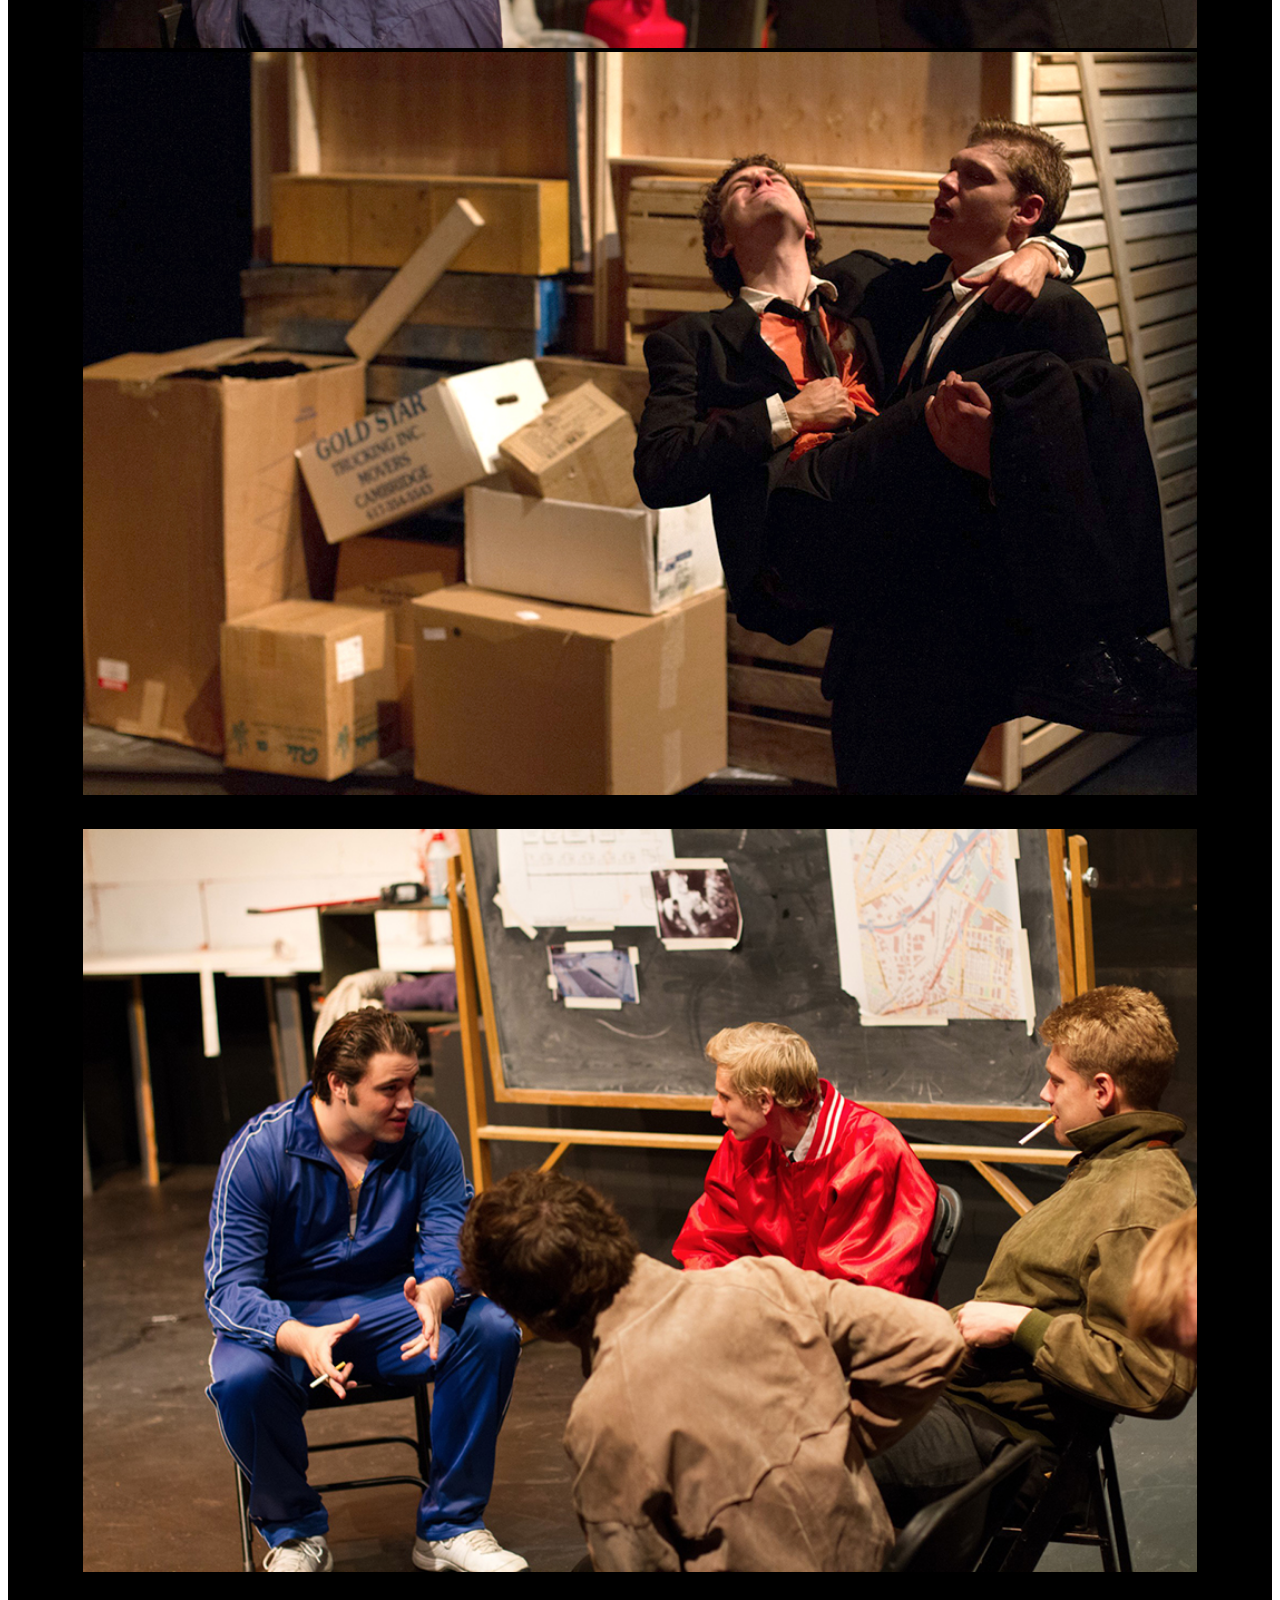
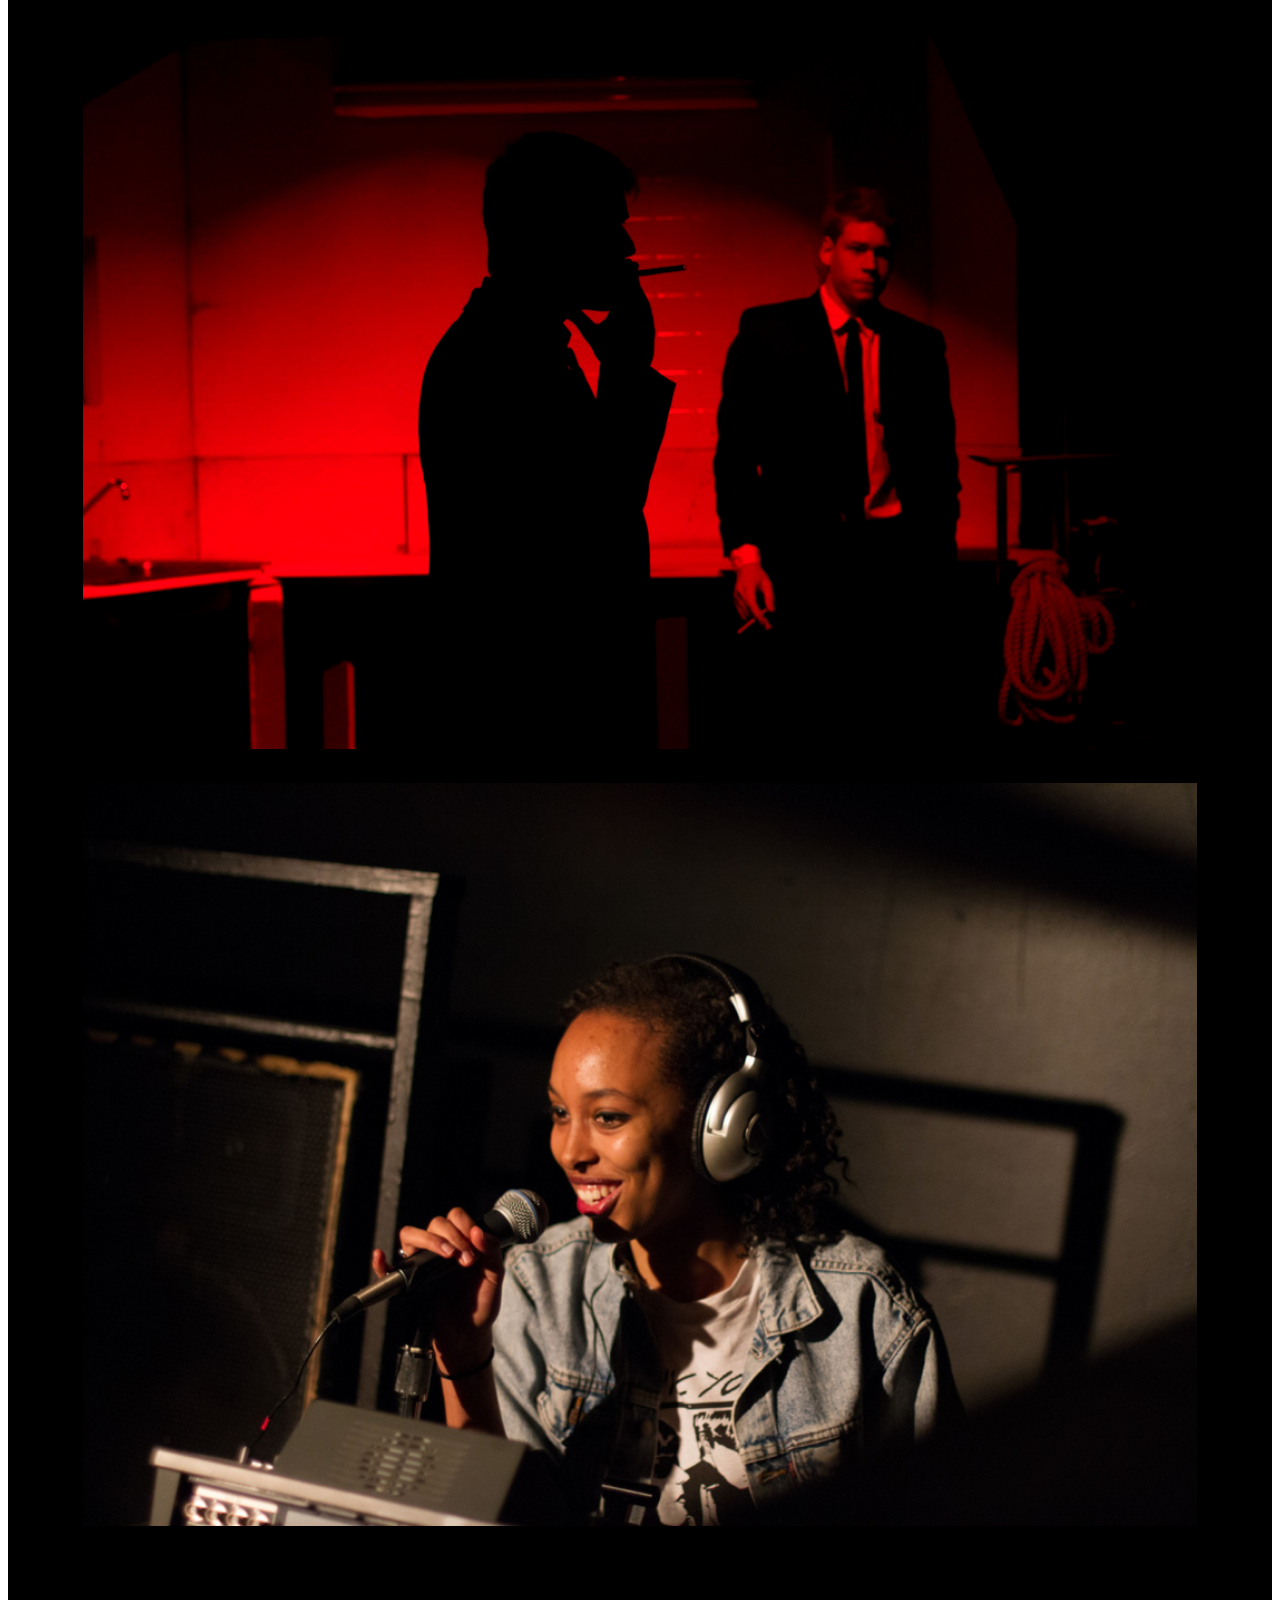
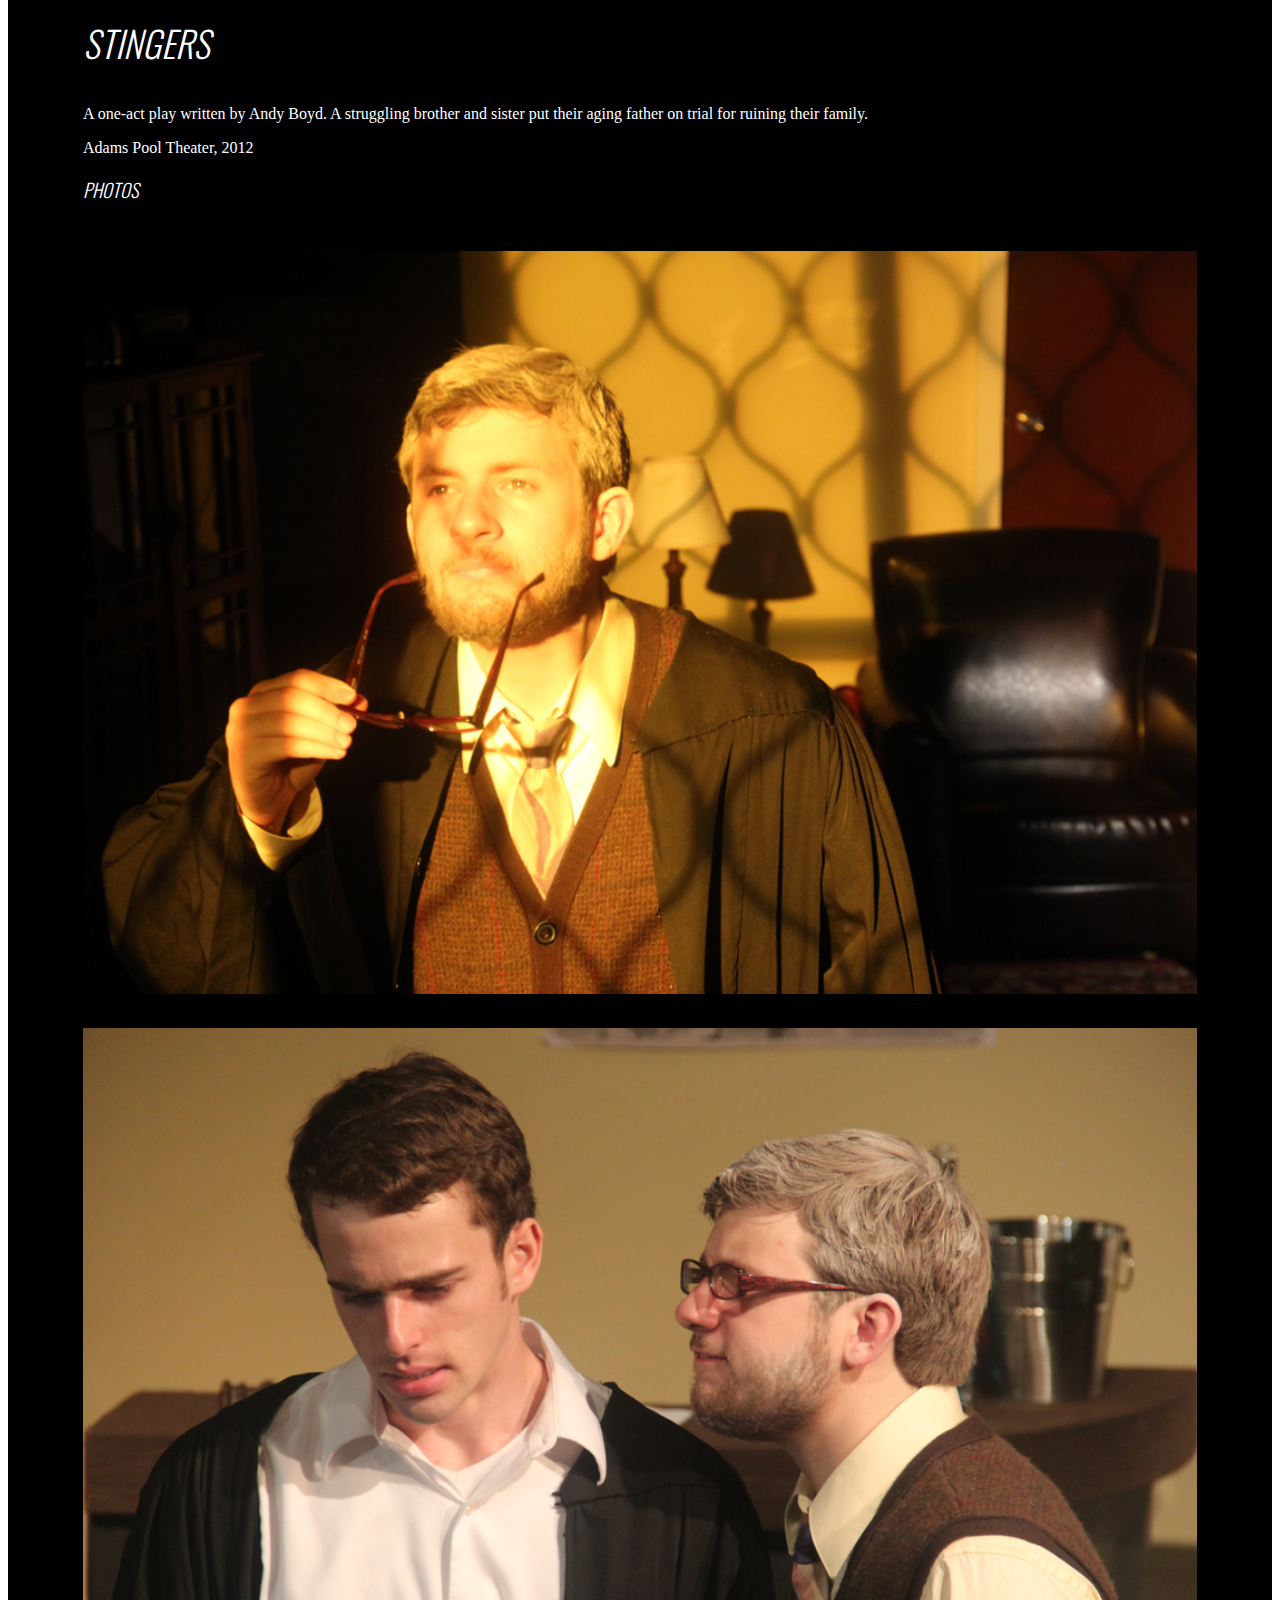
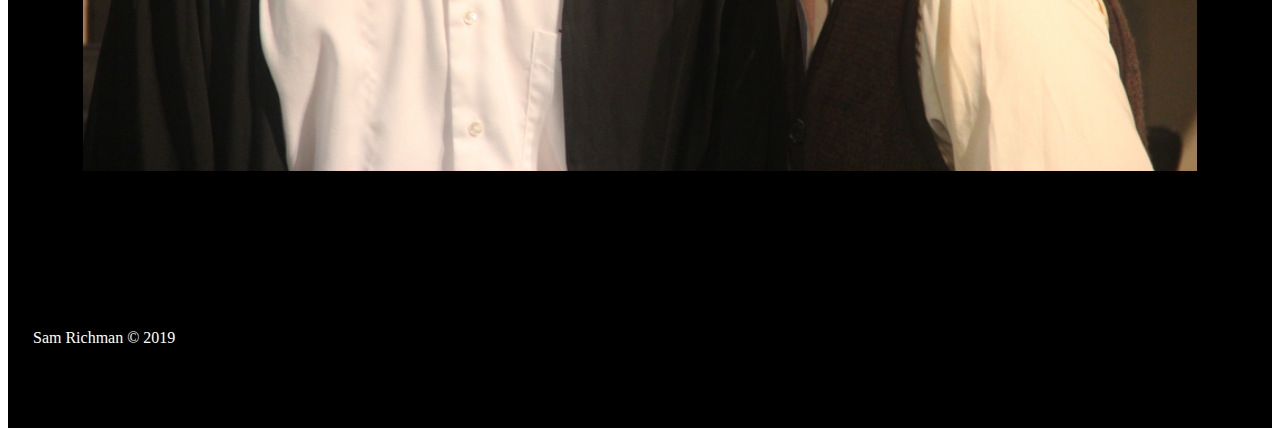
<file: theater.html>
<!DOCTYPE html>
<html lang="en">
  <head>
    <!-- Global site tag (gtag.js) -->
    <script async src="https://www.googletagmanager.com/gtag/js?id=UA-79714388-1"></script>
    <script>
      window.dataLayer = window.dataLayer || [];
      function gtag(){dataLayer.push(arguments);}
      gtag('js', new Date());

      gtag('config', 'UA-79714388-1');
    </script>

    <meta charset="utf-8">
    <meta http-equiv="X-UA-Compatible" content="IE=edge">
    <meta name="viewport" content="width=device-width, initial-scale=1"><!--allows for mobile viewing/zooming. for no zooming, use <meta name="viewport" content="width=device-width, initial-scale=1, maximum-scale=1, user-scalable=no"> -->

    <!-- The above 3 meta tags *must* come first in the head; any other head content must come *after* these tags -->
    <title>Theater - Sam Richman</title>
    <meta name="description" content="Filmmaker and writer based in Los Angeles.">
    <meta name="author" content="Sam Richman">
    <meta property="og:locale" content="en_US" />
    <meta property="og:type" content="website" />
    <link rel="icon" type="image/x-icon" href="favicon.ico" />
    <link rel="shortcut icon" type="image/x-icon" href="favicon.ico" />
        <!-- Bootstrap -->
    <link rel="stylesheet" href="https://stackpath.bootstrapcdn.com/bootstrap/4.1.3/css/bootstrap.min.css" integrity="sha384-MCw98/SFnGE8fJT3GXwEOngsV7Zt27NXFoaoApmYm81iuXoPkFOJwJ8ERdknLPMO" crossorigin="anonymous">
    <link rel="stylesheet" href="https://use.fontawesome.com/releases/v5.5.0/css/all.css" integrity="sha384-B4dIYHKNBt8Bc12p+WXckhzcICo0wtJAoU8YZTY5qE0Id1GSseTk6S+L3BlXeVIU" crossorigin="anonymous">
    <link href="https://fonts.googleapis.com/css?family=Oswald:300,500" rel="stylesheet">
    <link href="css/ssr.css" rel="stylesheet">

  </head>
  <body>
    <div class="menu-btn" style="">
      <a href="#"><div></div><p hidden>MENU</p></a>
    </div>
    <nav>
      <ul>
        <li><a href="./#about">About</a></li>
        <li><a href="./#projects">Directing</a></li>
        <li><a href="./#work">Freelance</a></li>
        <li><a href="./#contact">Contact</a></li>
      </ul>
    </nav>

    <div class="reel-divider" id='projects' >
      <div class="reel">
        <h1 class="one-line">Theater</h1>
        <!--<video autoplay muted loop>
          <source src="vid/dp-reel.mp4" type="video/mp4">
          Your browser does not support the video tag.
        </video>-->
        <img src="img/th/th-1.jpg" class="img-fluid">
      </div>
    </div>
    <div class='full page'>
      <div class='container'>
        <div class="row">
          <div class="col-sm-12 col-md-8">
            <h3 class="th-title">The Wild Goose</h3>
            <p class="lead" style="margin-bottom: 0px">An absurdist play by John Patrick Shanley.</p>
            <p style="margin-top: 0px">Harvard University, 2015</p>
            <h3>Photos</h3>
          </div>
        </div>
        <div class="row">
            <div class="col-12 col-md-6">
              <div class="work-pic addl-pic">
                <img src="img/th/th-1.jpg">
              </div>
            </div>
            <div class="col-12 col-md-6 main-work">
              <div class="work-pic addl-pic">
                <img src="img/th/th-9.jpg">
              </div>
            </div>
          </div>

                <hr style="margin-top: 50px">

        <div class="row">
            <div class="col-sm-12 col-md-8">
              <h3 class="th-title">DOGS</h3>
              <p class="lead">An adaptation of Quentin Tarantino's 1992 film Reservoir Dogs. Five jewelry store robbers gather in a warehouse after their heist goes wrong.</p>
              <p>Loeb Experimental Theater, 2013</p>
              <h3>Photos</h3>
            </div>
          </div>
          <div class="row">
            <div class="col-sm-12 col-md-8 main-work">
              <div class="work-pic main">
                <img src="img/th/th-3.jpg">
              </div>
            </div>
            <div class="col">
              <div class="row">
                <div class="col-12 work-right-top">
                  <div class="work-pic second"><img src="img/th/th-5.jpg"></div>
                </div>
                <div class="col-12 work-right-bottom">
                  <div class="work-pic third"><img src="img/th/th-6.jpg"></div>
                </div>
              </div>
            </div>
          </div>
          <div class="row">
            <div class="col-12 col-md-6">
              <div class="work-pic addl-pic">
                <img src="img/th/th-2.jpg">
              </div>
            </div>
            <div class="col-12 col-md-6 main-work">
              <div class="work-pic addl-pic">
                <img src="img/th/th-7.jpg">
              </div>
            </div>
          </div>
                  <hr style="margin-top: 50px">

          <div class="row">
            <div class="col-sm-12 col-md-8">
              <h3 class="th-title">Stingers</h3>
              <p class="lead">A one-act play written by Andy Boyd. A struggling brother and sister put their aging father on trial for ruining their family. </p>
              <p>Adams Pool Theater, 2012</p>
              <h3>Photos</h3>
            </div>
          </div>
          <div class="row">
            <div class="col-12 col-md-6">
              <div class="work-pic addl-pic">
                <img src="img/th/th-4.jpg">
              </div>
            </div>
            <div class="col-12 col-md-6 main-work">
              <div class="work-pic addl-pic">
                <img src="img/th/th-8.jpg">
              </div>
            </div>
          </div>
        <hr>
      </div>
    </div>

    <footer class="footer">
      <div class="container text-center">
        <p class="text-center">Sam Richman © 2019</p>
      </div>
      <div class="up-btn" style="display:none">
        <a href="#home"><div></div><p hidden>Back to Top</p></a>
      </div>
    </footer>

    <script src="https://ajax.googleapis.com/ajax/libs/jquery/3.3.1/jquery.min.js"></script>
    <script src="https://cdnjs.cloudflare.com/ajax/libs/popper.js/1.14.3/umd/popper.min.js" integrity="sha384-ZMP7rVo3mIykV+2+9J3UJ46jBk0WLaUAdn689aCwoqbBJiSnjAK/l8WvCWPIPm49" crossorigin="anonymous"></script>
    <script src="https://stackpath.bootstrapcdn.com/bootstrap/4.1.3/js/bootstrap.min.js" integrity="sha384-ChfqqxuZUCnJSK3+MXmPNIyE6ZbWh2IMqE241rYiqJxyMiZ6OW/JmZQ5stwEULTy" crossorigin="anonymous"></script>
    <!--<script src="anim/data.js"></script>
    <script src="anim/lottie.js"></script>
    <script src="anim/bodymovin.js"></script>-->
    <script src="js/ssr.js"></script>


  </body>
  </html>
</file>
<file: css/ssr.css>
h1, h2, h3, nav, button {font-style: italic;text-transform: uppercase;font-family: 'Oswald',-apple-system,BlinkMacSystemFont,"Segoe UI",Roboto,"Helvetica Neue",Arial,sans-serif,"Apple Color Emoji","Segoe UI Emoji","Segoe UI Symbol","Noto Color Emoji";}
h1 {font-size:2rem;font-weight: 500;}
h1, h2 {font-size:96px;font-weight: 700;color:#fc0;}
h3 {font-weight: 300;}
body {color:#000;}
p {font-weight: 300}
footer p {color:#fff;}
a, a:visited {color:#fc0;font-weight: 400;outline:none;}
a:hover, a:focus {color:#000;background-color: #fc0;text-decoration:none;}
a:active {color:#fff;background-color: #fc0;text-decoration:none}
.socials a {font-size:1.5rem;padding:5px 7px;color:#000;}
.socials a:hover, .socials a:focus {color:#fc0;background-color: #fff}
.socials a:active {color:#fff;background-color: #fc0}
.email-link a {padding:15px;font-weight: 500}
.email-link {margin:25px !important;}

.full {min-height:100vh;}
.page {padding:75px;}
#work + .page, #projects + .page {color:#fff;background-color: #000}

.menu-btn {height:40px;width: 40px;position:fixed;right:0px;margin:10px;background-color: #fff;z-index: 2000}
.menu-btn a div{width:100%;height:100%;background: url("../img/menu-blk.png") center/25px auto no-repeat;}
.menu-btn a:hover div{width:100%;height:100%;background: url("../img/menu-clr.png") center/25px auto no-repeat;}
.down-btn-first {display:none;height:40px;width: 40px;position:absolute;bottom:0px;margin-bottom:10px;left:50%;margin-left:-20px;border-radius: 40px;background-color: #fff}
.down-btn {height:40px;width: 40px;position:relative;top:90px;margin:0px auto 10px;border-radius: 40px;background-color: #fff;z-index: 1000}
.down-btn a div, .down-btn-first a div{width:100%;height:100%;background: url("../img/down-btn-blk.png") center 60%/24px auto no-repeat;-webkit-transition: background-position .15s;transition: background-position .15s;}
.down-btn a:hover div, .down-btn-first a:hover div{width:100%;height:100%;background-position: center 70%}
.up-btn {height:40px;width: 40px;position:fixed;bottom:0px;margin:10px;right:0px;transform:rotate(180deg);margin-left:-20px;border-radius: 40px;background-color: #fff;z-index: 2000}
.up-btn a div{width:100%;height:100%;background: url("../img/down-btn-blk.png") center 60%/24px auto no-repeat;-webkit-transition: background-position .15s;transition: background-position .15s;}
.up-btn a:hover div{width:100%;height:100%;background-position: center 70%}
.bio-img {max-width: 200px;margin:0px 25px 25px;}
nav {position:fixed;right:-375px;height:200%;top:-50%;width:350px;background-color: #000;box-shadow:0px 0px 5px rgba(0,0,0,.2);padding:75px 25px 25px;z-index: 1000;-webkit-transition: right .5s;transition: right .5s;}
nav.active {right:0px;-webkit-transition: right .5s;transition: right .5s;}
nav ul {position:absolute;top:30%;padding:25px;z-index: 1500}
nav ul li {list-style-type: none;}
nav a, nav a:visited {color:#fff;font-weight: 900;font-size: 35px;font-style: italic}
nav a:hover {color:#fc0;background:none;text-decoration:none}

#home {padding-top:10px;display: flex;flex-direction: column;justify-content: center;}
.logo-img {max-width:350px;width:100%;height:auto;padding:0;margin-bottom: 10px;}
.footer {padding:25px;background-color: #000;min-height: 10vh}
#work p {margin-top: 15px}
.icon {}

.work-pic {width:100%;height:100%;background-color: #000;}
.work-pic.main {min-height: 400px;height:100%;}
.work-pic.second, .work-pic.third {min-height: 185px;height:100%;}
.addl-pic {padding-top: 30px}
.work-right-top {padding-bottom: 15px}
.work-right-bottom {padding-top: 15px}
.work-pic img {height:100%;width:100%;object-fit: cover;}
.work-pic iframe {display:block;width:100%;height:100%;}

h3.th-title {font-size:2.25rem;}

.reel-divider {width:100vw;position:relative;background-color: #000;z-index: -2000}
.reel {width:100%;min-height:200px;height: 50vh;overflow: hidden;}
.reel.lg-reel {height: 60vh}
.reel video {width:100%;min-height:100%;position:relative;top: 50%;transform: translate(0,-50%);z-index: -1000}
.reel img {width:100%;min-height:100%;position:relative;top: 50%;transform: translate(0,-50%);z-index: -1000}
.reel-divider h2, .reel-divider h1 {position:absolute;top:calc(100% - 120px);line-height:1;margin:0px 10px;}

/*reel divider yellow / black theme*/
.reel-divider {background-color: #000}
.reel-divider h1, .reel-divider h2 {color: #fc0}

.freelance iframe {
	width:100%;
	min-height: 300px;
}

.organizer-btns {
	display: flex;
	justify-content: space-between;
}
.organizer-btns button {
	padding:4px 14px 4px 10px;
	color:#fc0;
	background-color: rgba(0,0,0,0);
	border: 2px solid #fc0;
	border-radius: 30px;
	font-weight: 300;
	cursor: pointer;
	margin-bottom: 20px;

}
.organizer-btns button:focus, .organizer-btns button:hover {
	outline:none;
	background-color: rgba(255, 204, 0,0.5)
}
.organizer-btns button.activebtn {
	background-color: #fc0;
	color:#000;
}
.photos img {margin-bottom: 30px}

.work-info {text-align: right}
.page .container p {margin-top: 15px;}
.page .container p.lead, .page .container .photos p  {margin-top: 0px}
hr {border:none;margin-top: 30px}



.all a:hover, .all a:focus {
	color:#fff;
}
div.all{
	margin-bottom:30px; 
}
.proj-item {
	width:100%;
	height:150px;
	overflow:hidden;
}
.proj-item h3 {
	position: absolute;
    padding: 10px;
    border: 0;
    margin: 0;
    bottom: 0px;
    z-index: 10;
    text-shadow: 0px 0px 10px black;
    font-weight: 300;
}

.proj-item h3 span {
	padding: 4px 10px 4px 6px;
	font-size: 16px;
	color: #fc0;
    font-weight: 300;
    cursor: pointer;
    margin-bottom: 20px;
}

.proj-item img {
	position: relative;
	width: 100%;
    height: auto;
    top: 50%;
    left: 50%;
    margin-top: -25%;
    margin-left: -50%;
    opacity:.9;
    transform: scale(1);
    transition:transform 1s ease-out;
}

a:hover > .proj-item img, a:focus > .proj-item img{
	transform: scale(1.05);
}

@media (max-width: 991.98px) {
	.reel, .reel.lg-reel {height: 50vh;max-height: 275px;}
	.freelance iframe {
		width:100%;
		min-height: 200px;
	}
}

@media (max-width: 767.98px) {
	.main-work {padding-bottom: 30px}
	.addl-pic {padding-top: 30px}
	.work-info {text-align: left}
	.page .container .work-info p {margin-top: 0px}
	.work-pic.main {min-height: 185px;height:100%;}
	.bio-img {max-width: 150px;margin:25px;}
	.freelance iframe {
		width:100%;
		min-height: 300px;
	}
	video {display:none;}
}

/*small screens*/
@media (max-width: 575.98px) {
	.logo-img {max-width:275px}
	.page {padding:15px 0px;}
	h1,h2{font-size: 65px}
	footer p {text-align: left}
	nav {width:100%;right:-105%;}
	.main-work {padding-bottom: 15px}
	.addl-pic {padding-top: 15px}

	.work-right-top {padding-bottom: 7.5px}
	.work-right-bottom {padding-top: 7.5px}
	.reel-divider h2 {position:relative;top:calc(100% - 90px);line-height:1;margin:10px;}
	.reel-divider h1 {position:relative;line-height:1;margin:10px;font-size: 3rem;}
	.reel-divider h1.one-line {position:relative;line-height:1;top:calc(100% - 70px);margin:10px;font-size: 3rem;}
	.reel, .reel.lg-reel {height: 175px;min-height: auto}
	.photos img {margin-bottom: 15px}
	.photos div:nth-of-type(odd) {padding-right: 7.5px}
	.photos div:nth-of-type(even) {padding-left: 7.5px}
	.organizer-btns button {
		padding:4px 10px 4px 6px;
	}
	.proj-item {
	height:100px;
	}
	div.all{
	margin-bottom:15px; 
	}


	.freelance iframe {
		width:100%;
		min-height: 200px;
	}

}

.resume p {margin:0 !important}
.resume ul {font-weight: 300}
.resume h3 {border-bottom: 1px solid black;padding-left: 25px}
.resume .date, .resume .title {display:inline-block;}
.resume .date {font-style: italic}
.resume .title {font-weight: 700}
.resume .role {font-style: italic;font-weight: 700}
.resume .location {font-style: initial;font-weight: initial;}
</file>
